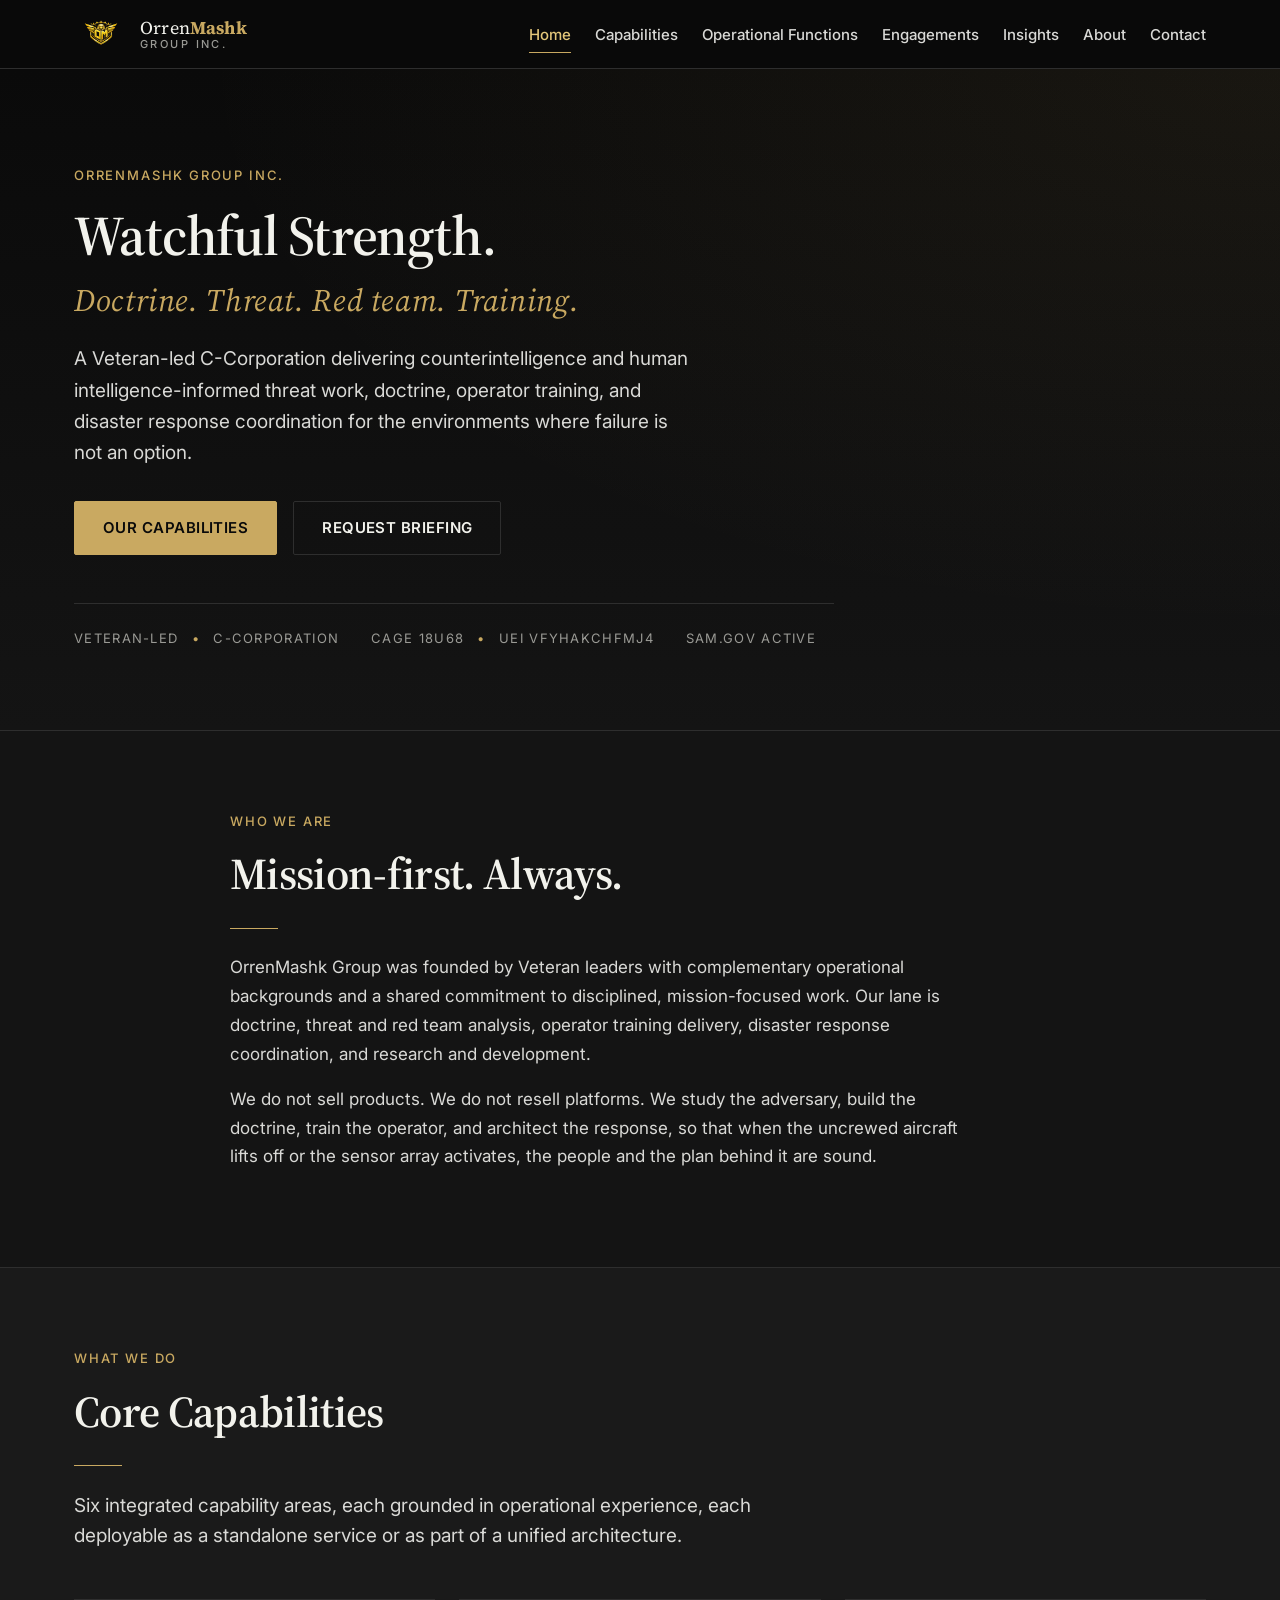
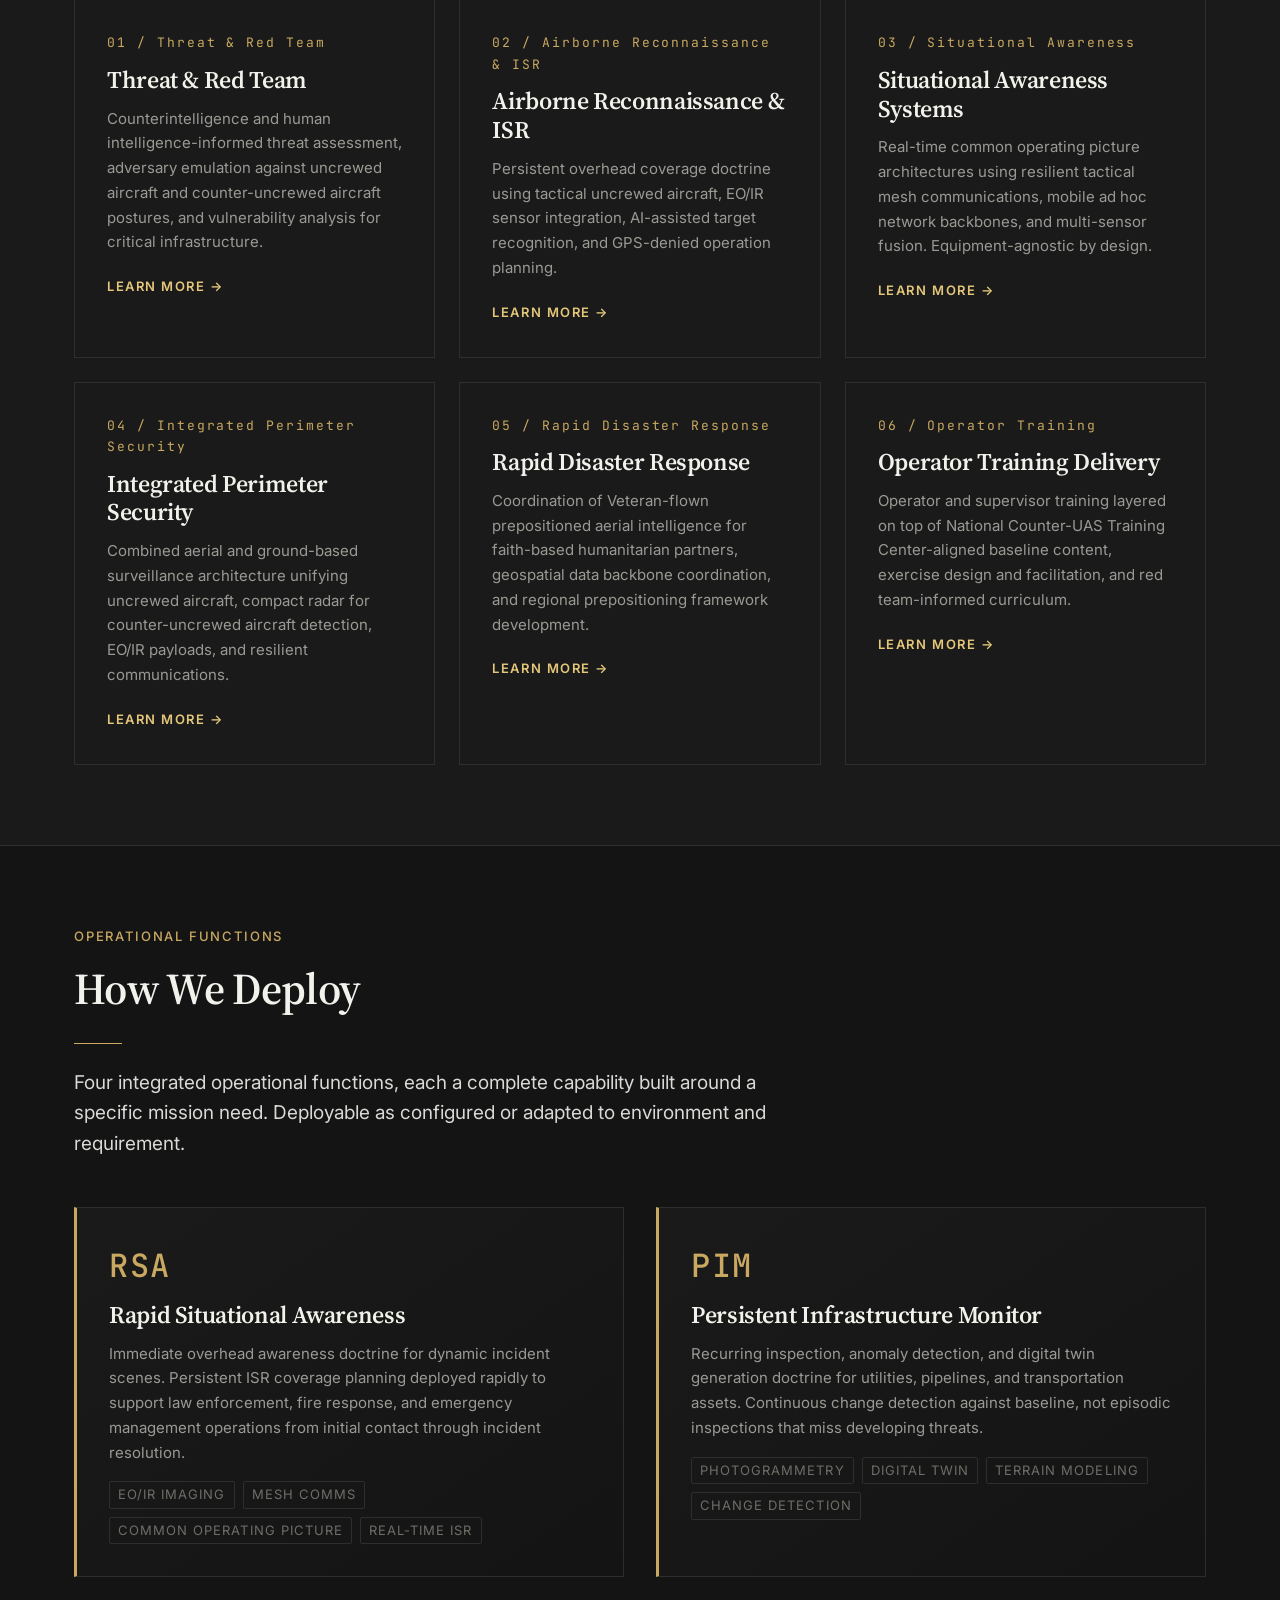
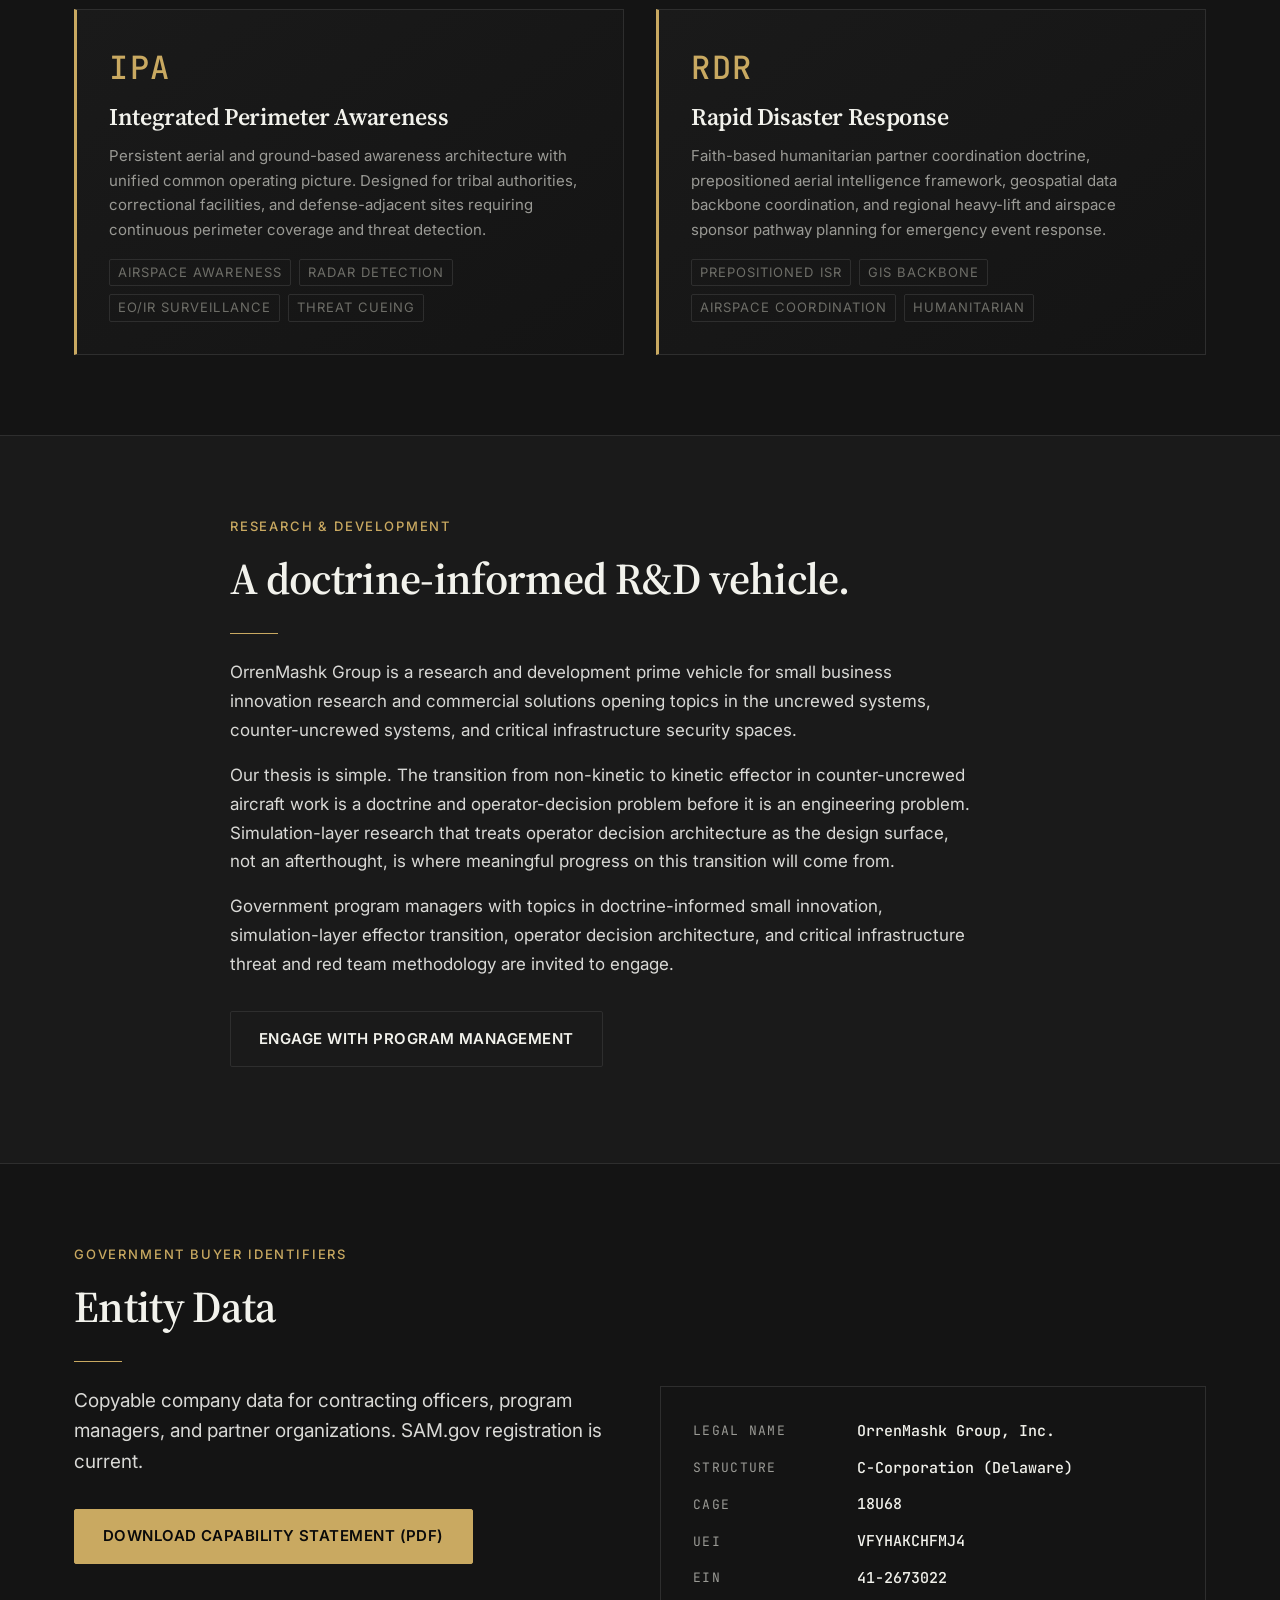
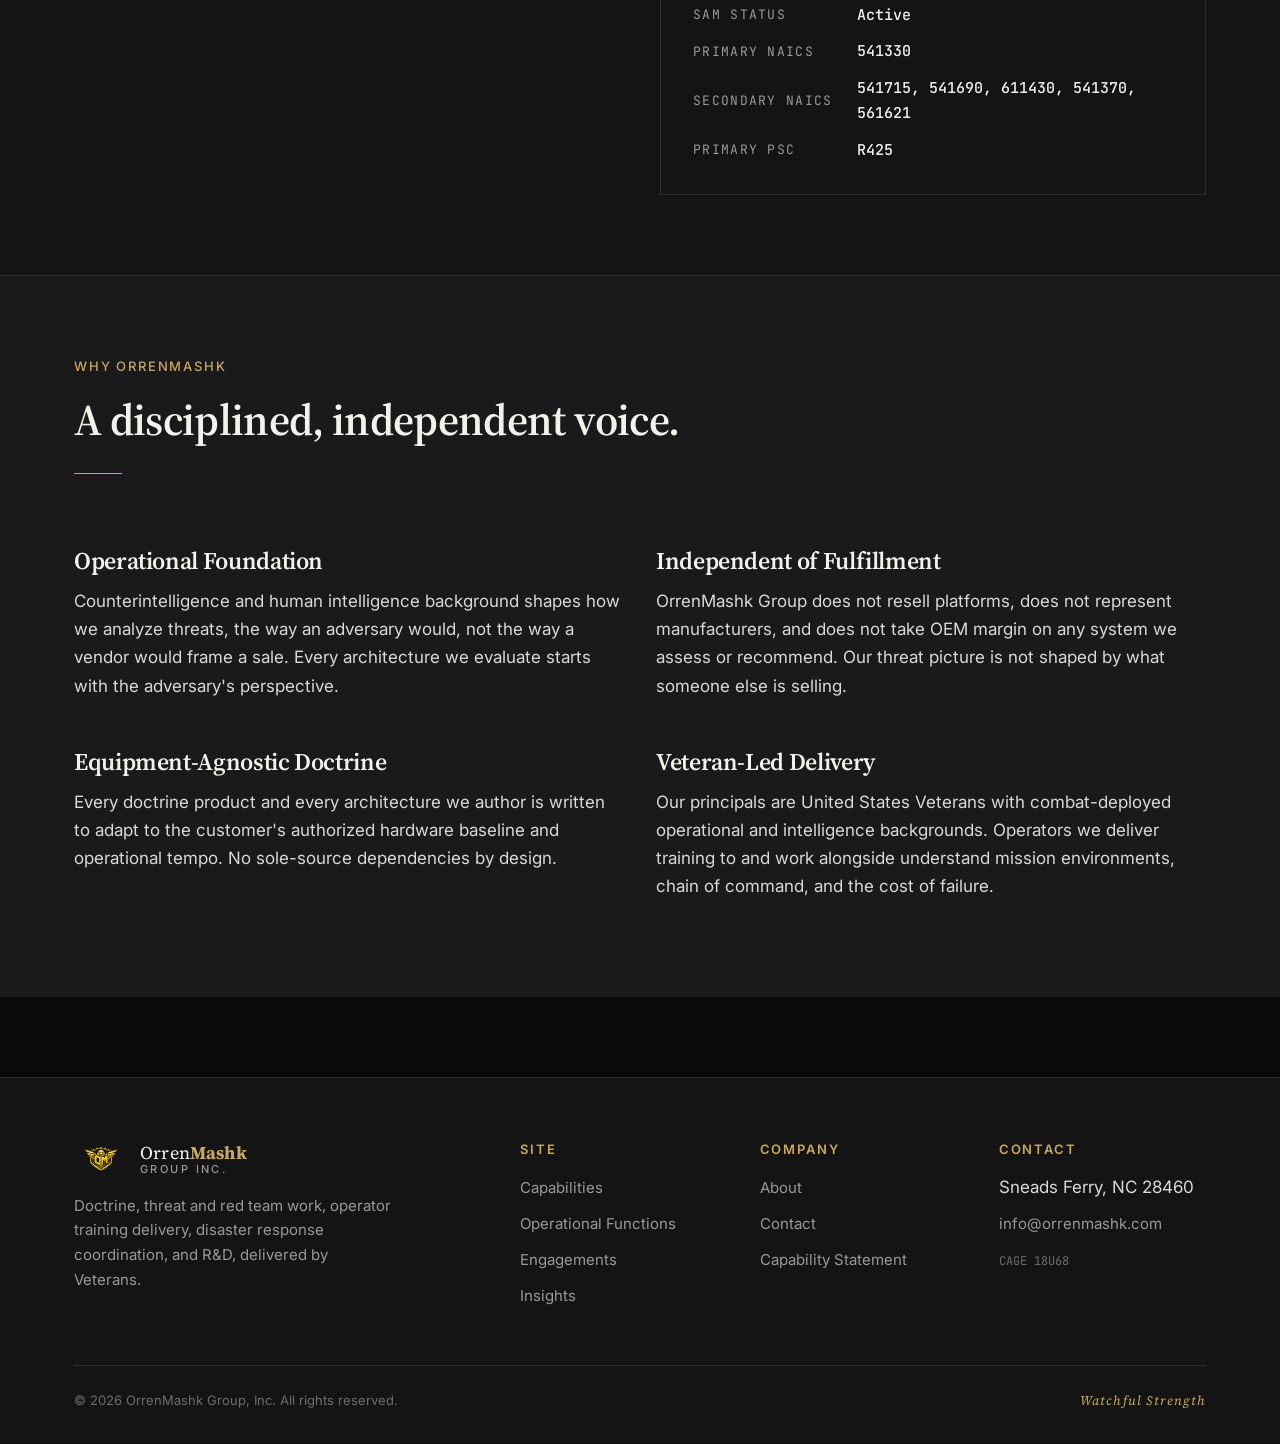
<file: index.html>
<!DOCTYPE html>
<html lang="en">
<head>
<meta charset="UTF-8">
<meta name="viewport" content="width=device-width, initial-scale=1.0">
<title>OrrenMashk Group Inc. | Watchful Strength</title>
<meta name="description" content="OrrenMashk Group Inc. is a Veteran-led C-Corporation providing counterintelligence and human intelligence-informed threat and red team work, doctrine development, operator training delivery, disaster response coordination, and R&amp;D for critical infrastructure and government customers.">
<meta name="theme-color" content="#0A0A0A">
<meta name="robots" content="index,follow">
<link rel="canonical" href="https://orrenmashk.com/">

<!-- Open Graph -->
<meta property="og:title" content="OrrenMashk Group Inc. | Watchful Strength">
<meta property="og:description" content="Veteran-led threat and red team, doctrine, disaster response coordination, and R&amp;D for critical infrastructure and government customers.">
<meta property="og:type" content="website">
<meta property="og:url" content="https://orrenmashk.com/">
<meta property="og:image" content="https://orrenmashk.com/images/logo-primary.png">

<!-- Fonts (self-hostable in production; CDN acceptable for staging) -->
<link rel="preconnect" href="https://fonts.googleapis.com">
<link rel="preconnect" href="https://fonts.gstatic.com" crossorigin>
<link href="https://fonts.googleapis.com/css2?family=Source+Serif+4:ital,opsz,wght@0,8..60,400;0,8..60,600;0,8..60,700;1,8..60,400&family=Inter:wght@400;500;600;700&family=JetBrains+Mono:wght@400;500&display=swap" rel="stylesheet">

<link rel="stylesheet" href="/css/main.css">

<!-- Favicons -->
<link rel="icon" type="image/x-icon" href="/favicon.ico">
<link rel="icon" type="image/png" sizes="16x16" href="/favicons/favicon-16x16.png">
<link rel="icon" type="image/png" sizes="32x32" href="/favicons/favicon-32x32.png">
<link rel="icon" type="image/png" sizes="48x48" href="/favicons/favicon-48x48.png">
<link rel="icon" type="image/png" sizes="96x96" href="/favicons/favicon-96x96.png">
<link rel="icon" type="image/png" sizes="192x192" href="/favicons/favicon-192x192.png">
<link rel="apple-touch-icon" sizes="180x180" href="/favicons/apple-touch-icon.png">
<link rel="manifest" href="/favicons/site.webmanifest">

<!-- Schema.org structured data -->
<script type="application/ld+json">
{
  "@context": "https://schema.org",
  "@type": "Organization",
  "name": "OrrenMashk Group Inc.",
  "legalName": "OrrenMashk Group, Inc.",
  "url": "https://orrenmashk.com",
  "logo": "https://orrenmashk.com/images/logo-primary.png",
  "description": "Veteran-led threat and red team, doctrine, operator training delivery, disaster response coordination, and R&D for critical infrastructure and government customers.",
  "foundingDate": "2025",
  "address": {
    "@type": "PostalAddress",
    "addressLocality": "Sneads Ferry",
    "addressRegion": "NC",
    "postalCode": "28460",
    "addressCountry": "US"
  },
  "identifier": [
    {"@type": "PropertyValue", "propertyID": "CAGE", "value": "18U68"},
    {"@type": "PropertyValue", "propertyID": "UEI", "value": "VFYHAKCHFMJ4"},
    {"@type": "PropertyValue", "propertyID": "EIN", "value": "41-2673022"}
  ]
}
</script>
</head>
<body>

<a href="#main" class="skip-link">Skip to main content</a>

<header class="site-header" role="banner">
  <div class="container">
    <div class="nav-row">
      <a href="/" class="nav-brand" aria-label="OrrenMashk Group home">
        <img src="/images/logo-shield.png" alt="" width="36" height="36">
        <span class="brand-mark-text">
          <span class="orren">Orren</span><span class="mashk">Mashk</span>
          <span class="group">Group Inc.</span>
        </span>
      </a>
      <button class="nav-toggle" type="button" aria-label="Toggle navigation menu">Menu</button>
      <nav aria-label="Primary">
        <ul class="nav-links">
          <li><a href="/" aria-current="page">Home</a></li>
          <li><a href="/pages/capabilities.html">Capabilities</a></li>
          <li><a href="/pages/operational-functions.html">Operational Functions</a></li>
          <li><a href="/pages/engagements.html">Engagements</a></li>
          <li><a href="/pages/insights.html">Insights</a></li>
          <li><a href="/pages/about.html">About</a></li>
          <li><a href="/pages/contact.html">Contact</a></li>
        </ul>
      </nav>
    </div>
  </div>
</header>

<main id="main">

  <!-- HERO -->
  <section class="hero" aria-labelledby="hero-heading">
    <div class="container">
      <div class="hero-content">
        <span class="eyebrow">OrrenMashk Group Inc.</span>
        <h1 id="hero-heading">
          Watchful Strength.
          <span class="tagline">Doctrine. Threat. Red team. Training.</span>
        </h1>
        <p class="hero-sub">
          A Veteran-led C-Corporation delivering counterintelligence and human intelligence-informed threat work, doctrine, operator training, and disaster response coordination for the environments where failure is not an option.
        </p>
        <div class="hero-ctas">
          <a href="/pages/capabilities.html" class="btn btn-primary">Our Capabilities</a>
          <a href="/pages/contact.html" class="btn btn-secondary">Request Briefing</a>
        </div>
        <div class="hero-meta">
          <span>Veteran-Led <span class="dot">•</span> C-Corporation</span>
          <span>CAGE 18U68 <span class="dot">•</span> UEI VFYHAKCHFMJ4</span>
          <span>SAM.gov Active</span>
        </div>
      </div>
    </div>
  </section>

  <!-- MISSION -->
  <section class="section-ink" aria-labelledby="mission-heading">
    <div class="container">
      <div class="container-narrow" style="padding: 0;">
        <span class="eyebrow">Who We Are</span>
        <h2 id="mission-heading">Mission-first. Always.</h2>
        <span class="gold-rule" aria-hidden="true"></span>
        <div class="prose">
          <p class="lead">
            OrrenMashk Group was founded by Veteran leaders with complementary operational backgrounds and a shared commitment to disciplined, mission-focused work. Our lane is doctrine, threat and red team analysis, operator training delivery, disaster response coordination, and research and development.
          </p>
          <p>
            We do not sell products. We do not resell platforms. We study the adversary, build the doctrine, train the operator, and architect the response, so that when the uncrewed aircraft lifts off or the sensor array activates, the people and the plan behind it are sound.
          </p>
        </div>
      </div>
    </div>
  </section>

  <!-- CORE CAPABILITIES -->
  <section class="section-panel" aria-labelledby="capabilities-heading">
    <div class="container">
      <span class="eyebrow">What We Do</span>
      <h2 id="capabilities-heading">Core Capabilities</h2>
      <span class="gold-rule" aria-hidden="true"></span>
      <p class="lead" style="max-width: 740px; margin-bottom: 3rem;">
        Six integrated capability areas, each grounded in operational experience, each deployable as a standalone service or as part of a unified architecture.
      </p>

      <div class="grid-3">
        <article class="cap-tile">
          <span class="cap-num">01 / Threat &amp; Red Team</span>
          <h3>Threat &amp; Red Team</h3>
          <p>Counterintelligence and human intelligence-informed threat assessment, adversary emulation against uncrewed aircraft and counter-uncrewed aircraft postures, and vulnerability analysis for critical infrastructure.</p>
          <a href="/pages/threat-red-team.html" class="cap-link">Learn More &rarr;</a>
        </article>

        <article class="cap-tile">
          <span class="cap-num">02 / Airborne Reconnaissance &amp; ISR</span>
          <h3>Airborne Reconnaissance &amp; ISR</h3>
          <p>Persistent overhead coverage doctrine using tactical uncrewed aircraft, EO/IR sensor integration, AI-assisted target recognition, and GPS-denied operation planning.</p>
          <a href="/pages/capabilities.html#isr" class="cap-link">Learn More &rarr;</a>
        </article>

        <article class="cap-tile">
          <span class="cap-num">03 / Situational Awareness</span>
          <h3>Situational Awareness Systems</h3>
          <p>Real-time common operating picture architectures using resilient tactical mesh communications, mobile ad hoc network backbones, and multi-sensor fusion. Equipment-agnostic by design.</p>
          <a href="/pages/capabilities.html#sa" class="cap-link">Learn More &rarr;</a>
        </article>

        <article class="cap-tile">
          <span class="cap-num">04 / Integrated Perimeter Security</span>
          <h3>Integrated Perimeter Security</h3>
          <p>Combined aerial and ground-based surveillance architecture unifying uncrewed aircraft, compact radar for counter-uncrewed aircraft detection, EO/IR payloads, and resilient communications.</p>
          <a href="/pages/capabilities.html#perimeter" class="cap-link">Learn More &rarr;</a>
        </article>

        <article class="cap-tile">
          <span class="cap-num">05 / Rapid Disaster Response</span>
          <h3>Rapid Disaster Response</h3>
          <p>Coordination of Veteran-flown prepositioned aerial intelligence for faith-based humanitarian partners, geospatial data backbone coordination, and regional prepositioning framework development.</p>
          <a href="/pages/capabilities.html#rdr" class="cap-link">Learn More &rarr;</a>
        </article>

        <article class="cap-tile">
          <span class="cap-num">06 / Operator Training</span>
          <h3>Operator Training Delivery</h3>
          <p>Operator and supervisor training layered on top of National Counter-UAS Training Center-aligned baseline content, exercise design and facilitation, and red team-informed curriculum.</p>
          <a href="/pages/capabilities.html#training" class="cap-link">Learn More &rarr;</a>
        </article>
      </div>
    </div>
  </section>

  <!-- OPERATIONAL FUNCTIONS -->
  <section class="section-ink" aria-labelledby="ops-heading">
    <div class="container">
      <span class="eyebrow">Operational Functions</span>
      <h2 id="ops-heading">How We Deploy</h2>
      <span class="gold-rule" aria-hidden="true"></span>
      <p class="lead" style="max-width: 740px; margin-bottom: 3rem;">
        Four integrated operational functions, each a complete capability built around a specific mission need. Deployable as configured or adapted to environment and requirement.
      </p>

      <div class="grid-2">
        <article class="func-card">
          <span class="func-abbr">RSA</span>
          <h3>Rapid Situational Awareness</h3>
          <p>Immediate overhead awareness doctrine for dynamic incident scenes. Persistent ISR coverage planning deployed rapidly to support law enforcement, fire response, and emergency management operations from initial contact through incident resolution.</p>
          <div class="tags">
            <span class="tag">EO/IR Imaging</span>
            <span class="tag">Mesh Comms</span>
            <span class="tag">Common Operating Picture</span>
            <span class="tag">Real-Time ISR</span>
          </div>
        </article>

        <article class="func-card">
          <span class="func-abbr">PIM</span>
          <h3>Persistent Infrastructure Monitor</h3>
          <p>Recurring inspection, anomaly detection, and digital twin generation doctrine for utilities, pipelines, and transportation assets. Continuous change detection against baseline, not episodic inspections that miss developing threats.</p>
          <div class="tags">
            <span class="tag">Photogrammetry</span>
            <span class="tag">Digital Twin</span>
            <span class="tag">Terrain Modeling</span>
            <span class="tag">Change Detection</span>
          </div>
        </article>

        <article class="func-card">
          <span class="func-abbr">IPA</span>
          <h3>Integrated Perimeter Awareness</h3>
          <p>Persistent aerial and ground-based awareness architecture with unified common operating picture. Designed for tribal authorities, correctional facilities, and defense-adjacent sites requiring continuous perimeter coverage and threat detection.</p>
          <div class="tags">
            <span class="tag">Airspace Awareness</span>
            <span class="tag">Radar Detection</span>
            <span class="tag">EO/IR Surveillance</span>
            <span class="tag">Threat Cueing</span>
          </div>
        </article>

        <article class="func-card">
          <span class="func-abbr">RDR</span>
          <h3>Rapid Disaster Response</h3>
          <p>Faith-based humanitarian partner coordination doctrine, prepositioned aerial intelligence framework, geospatial data backbone coordination, and regional heavy-lift and airspace sponsor pathway planning for emergency event response.</p>
          <div class="tags">
            <span class="tag">Prepositioned ISR</span>
            <span class="tag">GIS Backbone</span>
            <span class="tag">Airspace Coordination</span>
            <span class="tag">Humanitarian</span>
          </div>
        </article>
      </div>
    </div>
  </section>

  <!-- R&D / SBIR -->
  <section class="section-panel" aria-labelledby="rd-heading">
    <div class="container">
      <div class="container-narrow" style="padding: 0;">
        <span class="eyebrow">Research &amp; Development</span>
        <h2 id="rd-heading">A doctrine-informed R&amp;D vehicle.</h2>
        <span class="gold-rule" aria-hidden="true"></span>
        <div class="prose">
          <p class="lead">
            OrrenMashk Group is a research and development prime vehicle for small business innovation research and commercial solutions opening topics in the uncrewed systems, counter-uncrewed systems, and critical infrastructure security spaces.
          </p>
          <p>
            Our thesis is simple. The transition from non-kinetic to kinetic effector in counter-uncrewed aircraft work is a doctrine and operator-decision problem before it is an engineering problem. Simulation-layer research that treats operator decision architecture as the design surface, not an afterthought, is where meaningful progress on this transition will come from.
          </p>
          <p>
            Government program managers with topics in doctrine-informed small innovation, simulation-layer effector transition, operator decision architecture, and critical infrastructure threat and red team methodology are invited to engage.
          </p>
          <p style="margin-top: 2rem;">
            <a href="/pages/contact.html" class="btn btn-secondary">Engage With Program Management</a>
          </p>
        </div>
      </div>
    </div>
  </section>

  <!-- IDENTIFIERS -->
  <section class="section-ink" aria-labelledby="id-heading">
    <div class="container">
      <span class="eyebrow">Government Buyer Identifiers</span>
      <h2 id="id-heading">Entity Data</h2>
      <span class="gold-rule" aria-hidden="true"></span>

      <div class="grid-2" style="align-items: start; gap: 2.5rem;">
        <div>
          <p class="lead" style="margin-bottom: 2rem;">
            Copyable company data for contracting officers, program managers, and partner organizations. SAM.gov registration is current.
          </p>
          <p>
            <a href="/assets/OrrenMashk_Capability_Statement.pdf" class="btn btn-primary">Download Capability Statement (PDF)</a>
          </p>
        </div>

        <aside class="id-panel" aria-label="Company identifiers">
          <dl>
            <dt>Legal Name</dt>
            <dd class="copyable">OrrenMashk Group, Inc.</dd>
            <dt>Structure</dt>
            <dd>C-Corporation (Delaware)</dd>
            <dt>CAGE</dt>
            <dd class="copyable">18U68</dd>
            <dt>UEI</dt>
            <dd class="copyable">VFYHAKCHFMJ4</dd>
            <dt>EIN</dt>
            <dd class="copyable">41-2673022</dd>
            <dt>SAM Status</dt>
            <dd>Active</dd>
            <dt>Primary NAICS</dt>
            <dd class="copyable">541330</dd>
            <dt>Secondary NAICS</dt>
            <dd class="copyable">541715, 541690, 611430, 541370, 561621</dd>
            <dt>Primary PSC</dt>
            <dd class="copyable">R425</dd>
          </dl>
        </aside>
      </div>
    </div>
  </section>

  <!-- WHY ORRENMASHK -->
  <section class="section-panel" aria-labelledby="why-heading">
    <div class="container">
      <span class="eyebrow">Why OrrenMashk</span>
      <h2 id="why-heading">A disciplined, independent voice.</h2>
      <span class="gold-rule" aria-hidden="true"></span>

      <div class="grid-2" style="margin-top: 3rem;">
        <article>
          <h4>Operational Foundation</h4>
          <p>Counterintelligence and human intelligence background shapes how we analyze threats, the way an adversary would, not the way a vendor would frame a sale. Every architecture we evaluate starts with the adversary's perspective.</p>
        </article>
        <article>
          <h4>Independent of Fulfillment</h4>
          <p>OrrenMashk Group does not resell platforms, does not represent manufacturers, and does not take OEM margin on any system we assess or recommend. Our threat picture is not shaped by what someone else is selling.</p>
        </article>
        <article>
          <h4>Equipment-Agnostic Doctrine</h4>
          <p>Every doctrine product and every architecture we author is written to adapt to the customer's authorized hardware baseline and operational tempo. No sole-source dependencies by design.</p>
        </article>
        <article>
          <h4>Veteran-Led Delivery</h4>
          <p>Our principals are United States Veterans with combat-deployed operational and intelligence backgrounds. Operators we deliver training to and work alongside understand mission environments, chain of command, and the cost of failure.</p>
        </article>
      </div>
    </div>
  </section>

</main>

<footer class="site-footer" role="contentinfo">
  <div class="container">
    <div class="footer-grid">
      <div class="footer-brand">
        <a href="/" class="nav-brand" aria-label="OrrenMashk Group home" style="margin-bottom: 1rem;">
          <img src="/images/logo-shield.png" alt="" width="36" height="36">
          <span class="brand-mark-text">
            <span class="orren">Orren</span><span class="mashk">Mashk</span>
            <span class="group">Group Inc.</span>
          </span>
        </a>
        <p>Doctrine, threat and red team work, operator training delivery, disaster response coordination, and R&amp;D, delivered by Veterans.</p>
      </div>
      <div class="footer-col">
        <h4>Site</h4>
        <ul>
          <li><a href="/pages/capabilities.html">Capabilities</a></li>
          <li><a href="/pages/operational-functions.html">Operational Functions</a></li>
          <li><a href="/pages/engagements.html">Engagements</a></li>
          <li><a href="/pages/insights.html">Insights</a></li>
        </ul>
      </div>
      <div class="footer-col">
        <h4>Company</h4>
        <ul>
          <li><a href="/pages/about.html">About</a></li>
          <li><a href="/pages/contact.html">Contact</a></li>
          <li><a href="/assets/OrrenMashk_Capability_Statement.pdf">Capability Statement</a></li>
        </ul>
      </div>
      <div class="footer-col">
        <h4>Contact</h4>
        <ul>
          <li>Sneads Ferry, NC 28460</li>
          <li><a href="mailto:info@orrenmashk.com">info@orrenmashk.com</a></li>
          <li><span class="mono" style="color: var(--om-text-dim); font-size: 0.75rem;">CAGE 18U68</span></li>
        </ul>
      </div>
    </div>
    <div class="footer-bottom">
      <span>&copy; 2026 OrrenMashk Group, Inc. All rights reserved.</span>
      <span class="watchful">Watchful Strength</span>
    </div>
  </div>
</footer>

<script src="/js/nav.js" defer></script>
</body>
</html>
</file>
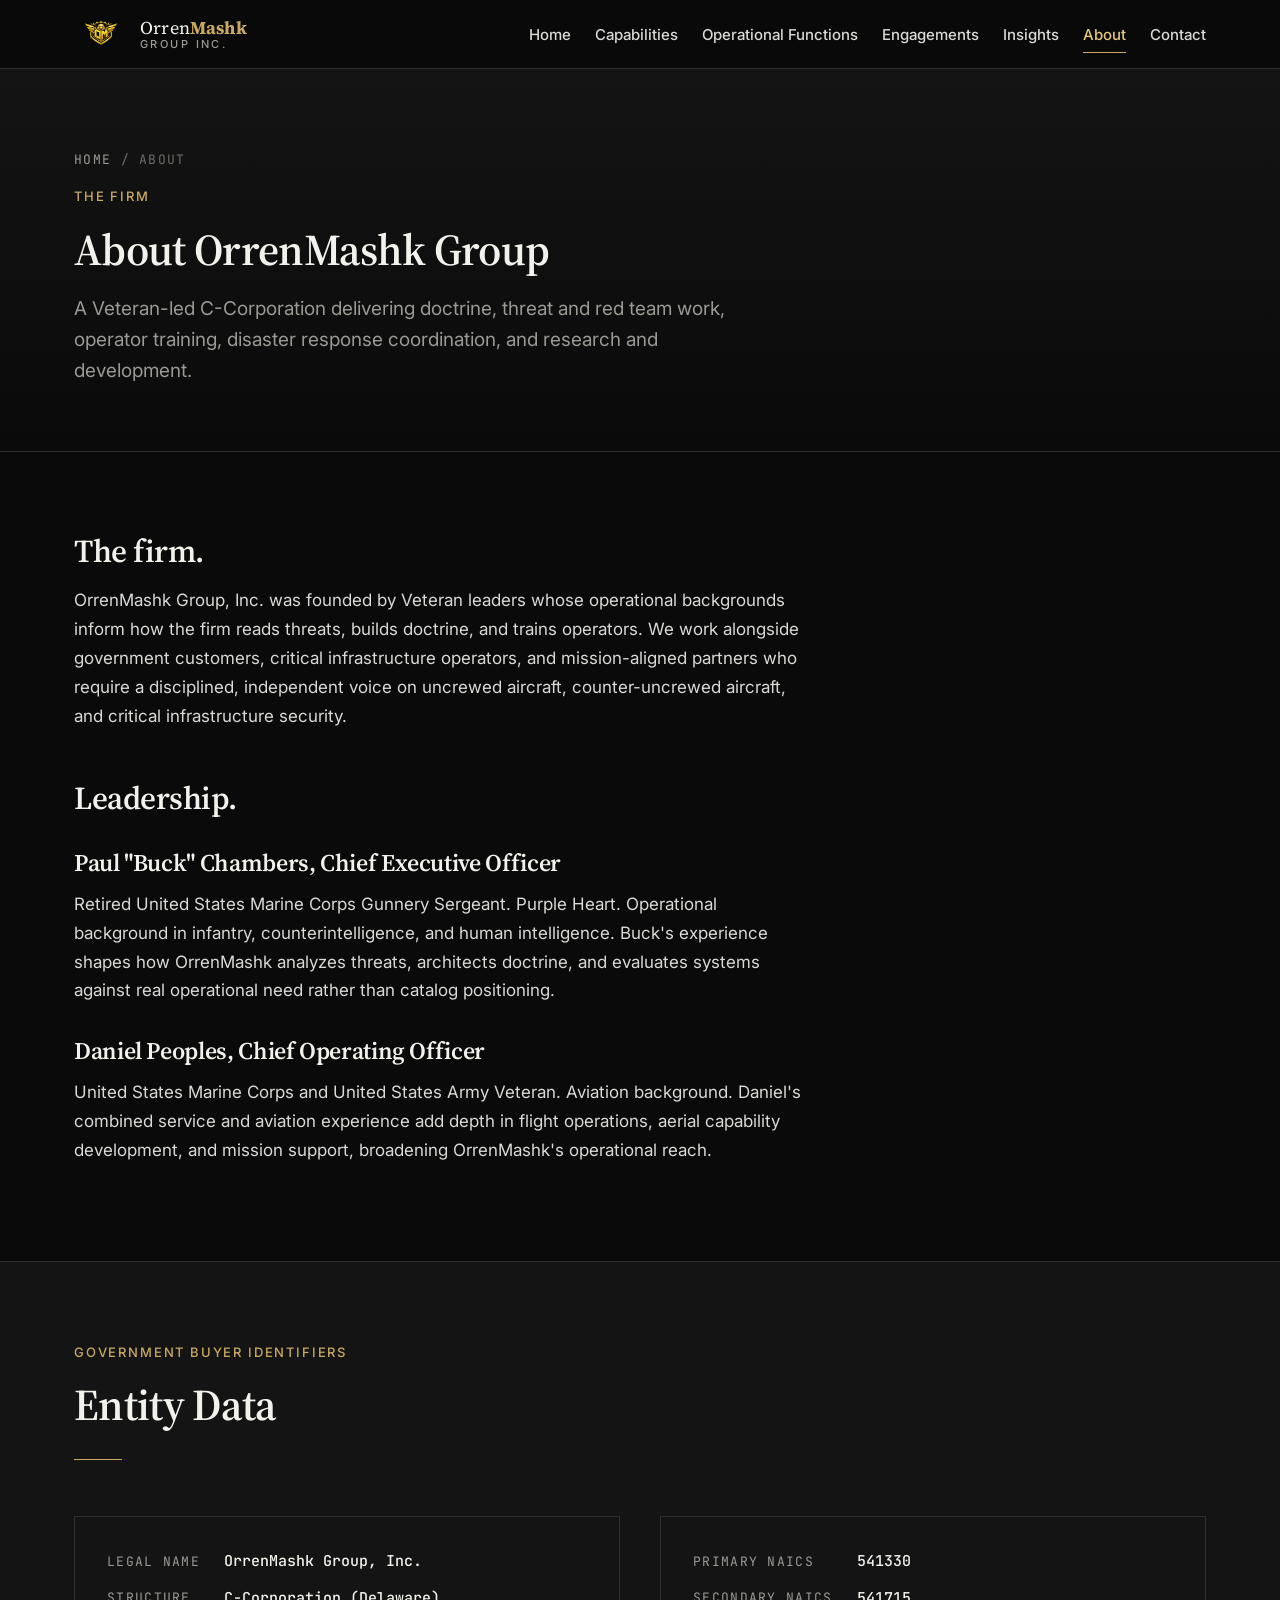
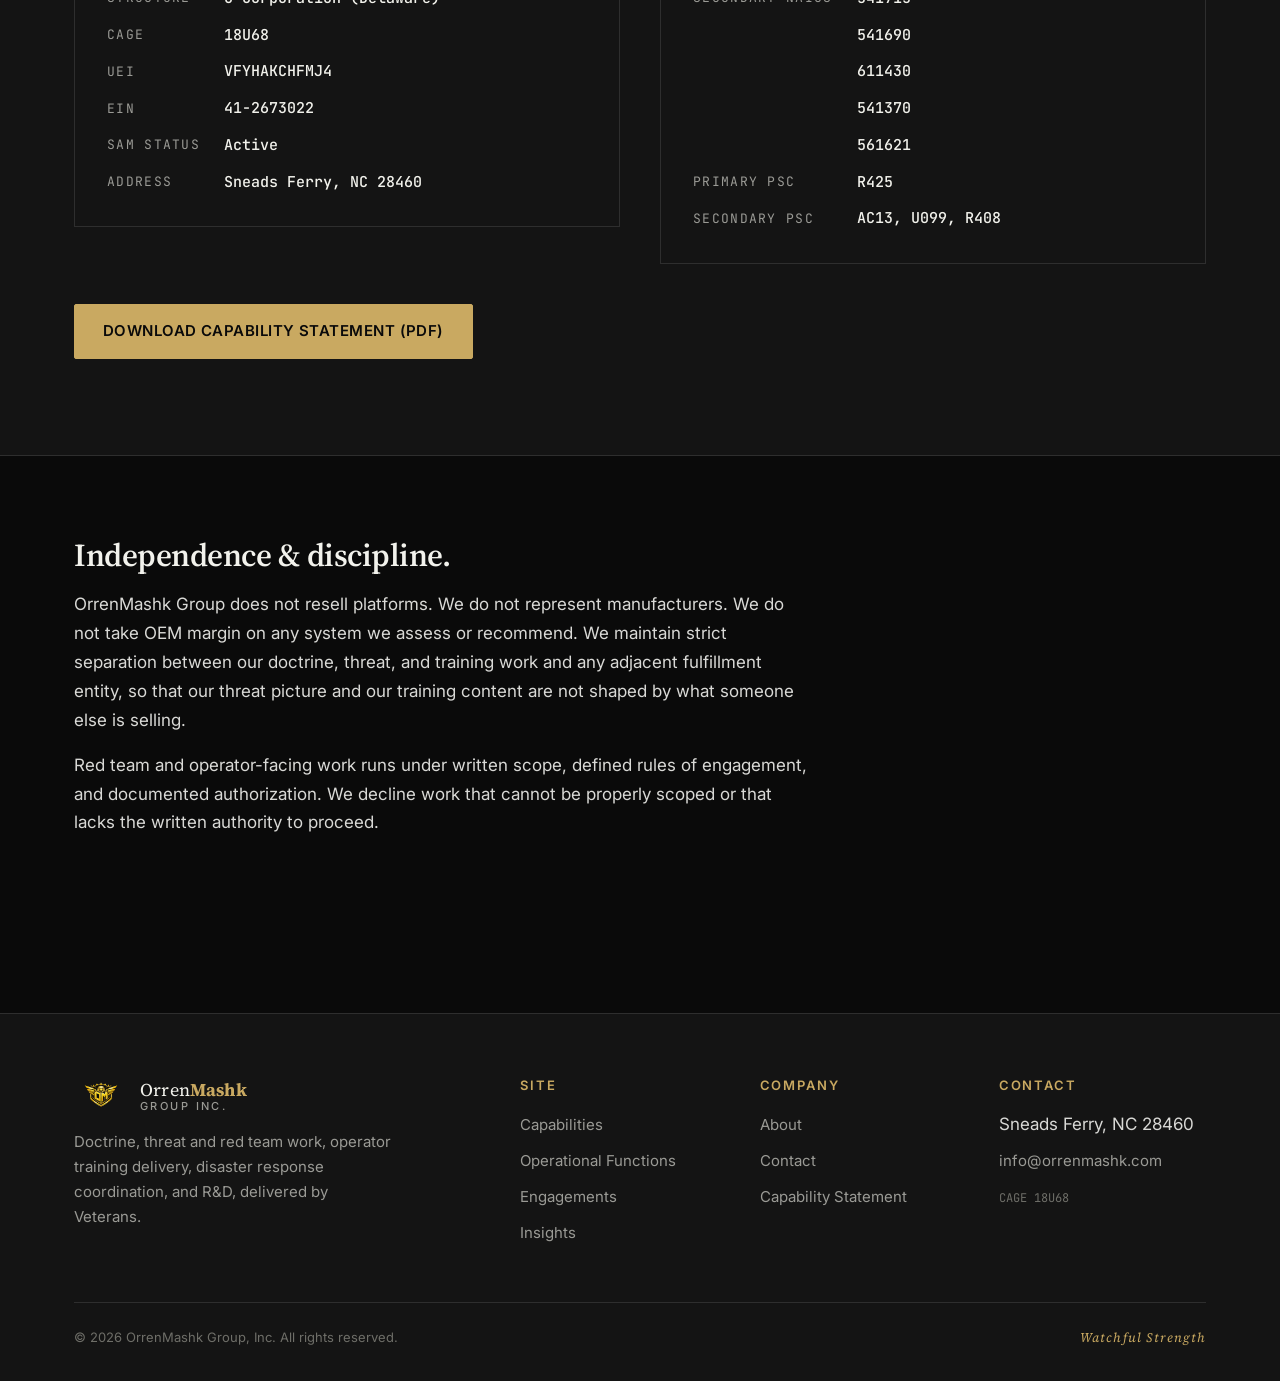
<file: pages/about.html>
<!DOCTYPE html>
<html lang="en">
<head>
<meta charset="UTF-8">
<meta name="viewport" content="width=device-width, initial-scale=1.0">
<title>About | OrrenMashk Group Inc.</title>
<meta name="description" content="OrrenMashk Group leadership, company data, and government buyer identifiers. Veteran-led C-Corporation; CAGE 18U68; UEI VFYHAKCHFMJ4.">
<meta name="theme-color" content="#0A0A0A">
<link rel="canonical" href="https://orrenmashk.com/pages/about.html">
<link rel="preconnect" href="https://fonts.googleapis.com">
<link rel="preconnect" href="https://fonts.gstatic.com" crossorigin>
<link href="https://fonts.googleapis.com/css2?family=Source+Serif+4:ital,opsz,wght@0,8..60,400;0,8..60,600;0,8..60,700;1,8..60,400&family=Inter:wght@400;500;600;700&family=JetBrains+Mono:wght@400;500&display=swap" rel="stylesheet">
<link rel="stylesheet" href="/css/main.css">
</head>
<body>

<a href="#main" class="skip-link">Skip to main content</a>

<header class="site-header" role="banner">
  <div class="container">
    <div class="nav-row">
      <a href="/" class="nav-brand" aria-label="OrrenMashk Group home">
        <img src="/images/logo-shield.png" alt="" width="36" height="36">
        <span class="brand-mark-text">
          <span class="orren">Orren</span><span class="mashk">Mashk</span>
          <span class="group">Group Inc.</span>
        </span>
      </a>
      <button class="nav-toggle" type="button" aria-label="Toggle navigation menu">Menu</button>
      <nav aria-label="Primary">
        <ul class="nav-links">
          <li><a href="/">Home</a></li>
          <li><a href="/pages/capabilities.html">Capabilities</a></li>
          <li><a href="/pages/operational-functions.html">Operational Functions</a></li>
          <li><a href="/pages/engagements.html">Engagements</a></li>
          <li><a href="/pages/insights.html">Insights</a></li>
          <li><a href="/pages/about.html" aria-current="page">About</a></li>
          <li><a href="/pages/contact.html">Contact</a></li>
        </ul>
      </nav>
    </div>
  </div>
</header>

<main id="main">

  <div class="page-header">
    <div class="container">
      <nav class="breadcrumb" aria-label="Breadcrumb"><a href="/">Home</a> / About</nav>
      <span class="eyebrow">The Firm</span>
      <h1>About OrrenMashk Group</h1>
      <p class="page-sub">
        A Veteran-led C-Corporation delivering doctrine, threat and red team work, operator training, disaster response coordination, and research and development.
      </p>
    </div>
  </div>

  <section>
    <div class="container">
      <div class="prose">
        <h2>The firm.</h2>
        <p class="lead">
          OrrenMashk Group, Inc. was founded by Veteran leaders whose operational backgrounds inform how the firm reads threats, builds doctrine, and trains operators. We work alongside government customers, critical infrastructure operators, and mission-aligned partners who require a disciplined, independent voice on uncrewed aircraft, counter-uncrewed aircraft, and critical infrastructure security.
        </p>

        <h2>Leadership.</h2>

        <h3>Paul "Buck" Chambers, Chief Executive Officer</h3>
        <p>
          Retired United States Marine Corps Gunnery Sergeant. Purple Heart. Operational background in infantry, counterintelligence, and human intelligence. Buck's experience shapes how OrrenMashk analyzes threats, architects doctrine, and evaluates systems against real operational need rather than catalog positioning.
        </p>

        <h3>Daniel Peoples, Chief Operating Officer</h3>
        <p>
          United States Marine Corps and United States Army Veteran. Aviation background. Daniel's combined service and aviation experience add depth in flight operations, aerial capability development, and mission support, broadening OrrenMashk's operational reach.
        </p>
      </div>
    </div>
  </section>

  <section class="section-ink">
    <div class="container">
      <span class="eyebrow">Government Buyer Identifiers</span>
      <h2>Entity Data</h2>
      <span class="gold-rule" aria-hidden="true"></span>

      <div class="grid-2" style="align-items: start; gap: 2.5rem; margin-top: 2rem;">
        <aside class="id-panel" aria-label="Company identifiers">
          <dl>
            <dt>Legal Name</dt><dd class="copyable">OrrenMashk Group, Inc.</dd>
            <dt>Structure</dt><dd>C-Corporation (Delaware)</dd>
            <dt>CAGE</dt><dd class="copyable">18U68</dd>
            <dt>UEI</dt><dd class="copyable">VFYHAKCHFMJ4</dd>
            <dt>EIN</dt><dd class="copyable">41-2673022</dd>
            <dt>SAM Status</dt><dd>Active</dd>
            <dt>Address</dt><dd>Sneads Ferry, NC 28460</dd>
          </dl>
        </aside>

        <aside class="id-panel" aria-label="NAICS and PSC codes">
          <dl>
            <dt>Primary NAICS</dt><dd class="copyable">541330</dd>
            <dt>Secondary NAICS</dt><dd class="copyable">541715</dd>
            <dt></dt><dd class="copyable">541690</dd>
            <dt></dt><dd class="copyable">611430</dd>
            <dt></dt><dd class="copyable">541370</dd>
            <dt></dt><dd class="copyable">561621</dd>
            <dt>Primary PSC</dt><dd class="copyable">R425</dd>
            <dt>Secondary PSC</dt><dd class="copyable">AC13, U099, R408</dd>
          </dl>
        </aside>
      </div>

      <p style="margin-top: 2.5rem;">
        <a href="/assets/OrrenMashk_Capability_Statement.pdf" class="btn btn-primary">Download Capability Statement (PDF)</a>
      </p>
    </div>
  </section>

  <section>
    <div class="container">
      <div class="prose">
        <h2>Independence &amp; discipline.</h2>
        <p>
          OrrenMashk Group does not resell platforms. We do not represent manufacturers. We do not take OEM margin on any system we assess or recommend. We maintain strict separation between our doctrine, threat, and training work and any adjacent fulfillment entity, so that our threat picture and our training content are not shaped by what someone else is selling.
        </p>
        <p>
          Red team and operator-facing work runs under written scope, defined rules of engagement, and documented authorization. We decline work that cannot be properly scoped or that lacks the written authority to proceed.
        </p>
      </div>
    </div>
  </section>

</main>

<footer class="site-footer" role="contentinfo">
  <div class="container">
    <div class="footer-grid">
      <div class="footer-brand">
        <a href="/" class="nav-brand" style="margin-bottom: 1rem;">
          <img src="/images/logo-shield.png" alt="" width="36" height="36">
          <span class="brand-mark-text">
            <span class="orren">Orren</span><span class="mashk">Mashk</span>
            <span class="group">Group Inc.</span>
          </span>
        </a>
        <p>Doctrine, threat and red team work, operator training delivery, disaster response coordination, and R&amp;D, delivered by Veterans.</p>
      </div>
      <div class="footer-col"><h4>Site</h4><ul>
        <li><a href="/pages/capabilities.html">Capabilities</a></li>
        <li><a href="/pages/operational-functions.html">Operational Functions</a></li>
        <li><a href="/pages/engagements.html">Engagements</a></li>
        <li><a href="/pages/insights.html">Insights</a></li>
      </ul></div>
      <div class="footer-col"><h4>Company</h4><ul>
        <li><a href="/pages/about.html">About</a></li>
        <li><a href="/pages/contact.html">Contact</a></li>
        <li><a href="/assets/OrrenMashk_Capability_Statement.pdf">Capability Statement</a></li>
      </ul></div>
      <div class="footer-col"><h4>Contact</h4><ul>
        <li>Sneads Ferry, NC 28460</li>
        <li><a href="mailto:info@orrenmashk.com">info@orrenmashk.com</a></li>
        <li><span class="mono" style="color: var(--om-text-dim); font-size: 0.75rem;">CAGE 18U68</span></li>
      </ul></div>
    </div>
    <div class="footer-bottom">
      <span>&copy; 2026 OrrenMashk Group, Inc. All rights reserved.</span>
      <span class="watchful">Watchful Strength</span>
    </div>
  </div>
</footer>

<script src="/js/nav.js" defer></script>
</body>
</html>
</file>
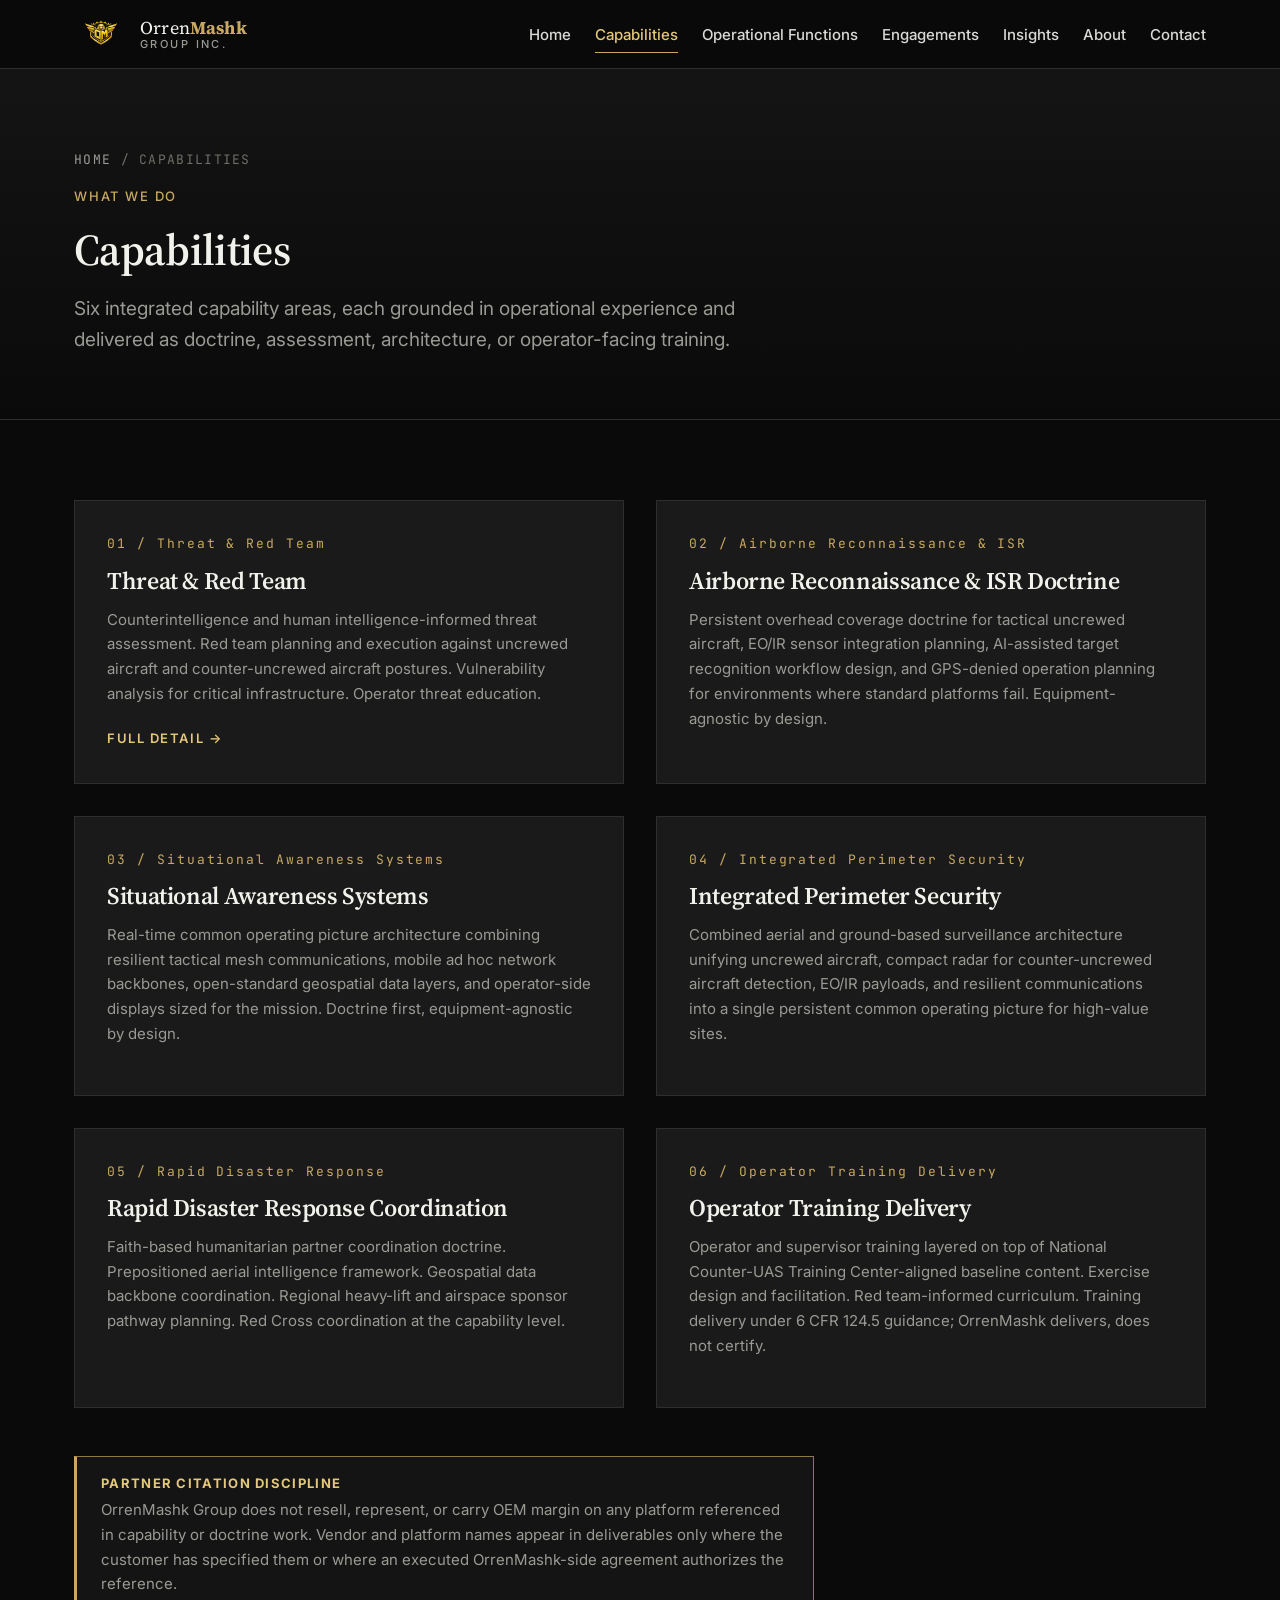
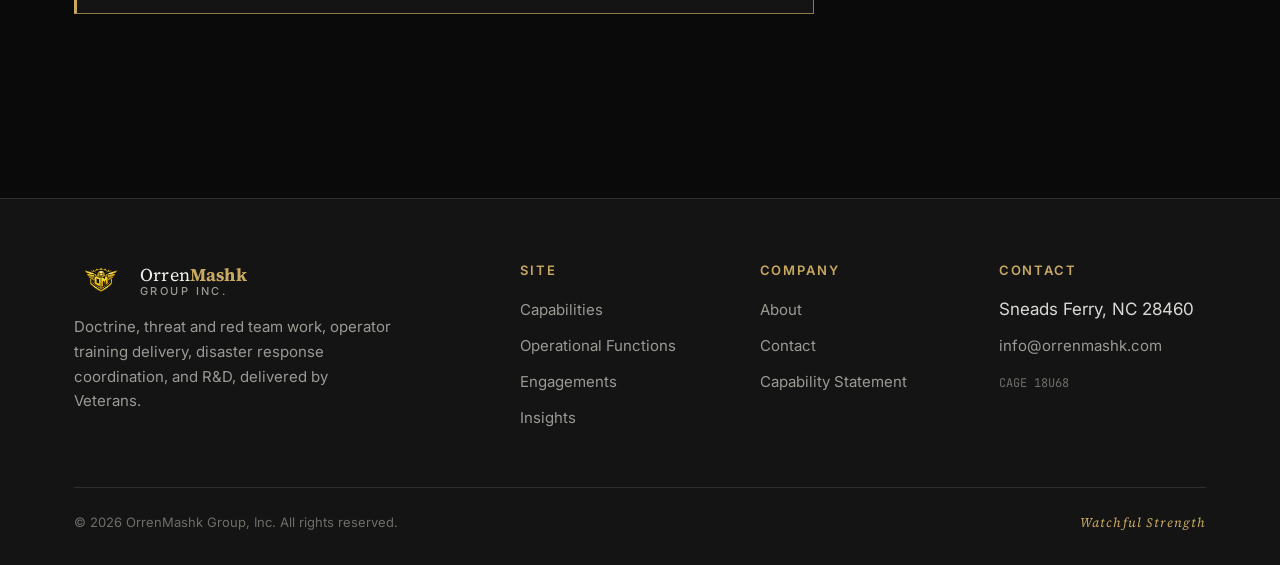
<file: pages/capabilities.html>
<!DOCTYPE html>
<html lang="en">
<head>
<meta charset="UTF-8">
<meta name="viewport" content="width=device-width, initial-scale=1.0">
<title>Capabilities | OrrenMashk Group Inc.</title>
<meta name="description" content="OrrenMashk Group capability areas: threat and red team, airborne reconnaissance and ISR doctrine, situational awareness architecture, integrated perimeter security, rapid disaster response coordination, and operator training delivery.">
<meta name="theme-color" content="#0A0A0A">
<link rel="canonical" href="https://orrenmashk.com/pages/capabilities.html">
<link rel="preconnect" href="https://fonts.googleapis.com">
<link rel="preconnect" href="https://fonts.gstatic.com" crossorigin>
<link href="https://fonts.googleapis.com/css2?family=Source+Serif+4:ital,opsz,wght@0,8..60,400;0,8..60,600;0,8..60,700;1,8..60,400&family=Inter:wght@400;500;600;700&family=JetBrains+Mono:wght@400;500&display=swap" rel="stylesheet">
<link rel="stylesheet" href="/css/main.css">
</head>
<body>

<a href="#main" class="skip-link">Skip to main content</a>

<header class="site-header" role="banner">
  <div class="container">
    <div class="nav-row">
      <a href="/" class="nav-brand" aria-label="OrrenMashk Group home">
        <img src="/images/logo-shield.png" alt="" width="36" height="36">
        <span class="brand-mark-text">
          <span class="orren">Orren</span><span class="mashk">Mashk</span>
          <span class="group">Group Inc.</span>
        </span>
      </a>
      <button class="nav-toggle" type="button" aria-label="Toggle navigation menu">Menu</button>
      <nav aria-label="Primary">
        <ul class="nav-links">
          <li><a href="/">Home</a></li>
          <li><a href="/pages/capabilities.html" aria-current="page">Capabilities</a></li>
          <li><a href="/pages/operational-functions.html">Operational Functions</a></li>
          <li><a href="/pages/engagements.html">Engagements</a></li>
          <li><a href="/pages/insights.html">Insights</a></li>
          <li><a href="/pages/about.html">About</a></li>
          <li><a href="/pages/contact.html">Contact</a></li>
        </ul>
      </nav>
    </div>
  </div>
</header>

<main id="main">

  <div class="page-header">
    <div class="container">
      <nav class="breadcrumb" aria-label="Breadcrumb"><a href="/">Home</a> / Capabilities</nav>
      <span class="eyebrow">What We Do</span>
      <h1>Capabilities</h1>
      <p class="page-sub">
        Six integrated capability areas, each grounded in operational experience and delivered as doctrine, assessment, architecture, or operator-facing training.
      </p>
    </div>
  </div>

  <section>
    <div class="container">
      <div class="grid-2" style="gap: 2rem;">

        <article class="cap-tile" id="threat">
          <span class="cap-num">01 / Threat &amp; Red Team</span>
          <h3>Threat &amp; Red Team</h3>
          <p>Counterintelligence and human intelligence-informed threat assessment. Red team planning and execution against uncrewed aircraft and counter-uncrewed aircraft postures. Vulnerability analysis for critical infrastructure. Operator threat education.</p>
          <a href="/pages/threat-red-team.html" class="cap-link">Full detail &rarr;</a>
        </article>

        <article class="cap-tile" id="isr">
          <span class="cap-num">02 / Airborne Reconnaissance &amp; ISR</span>
          <h3>Airborne Reconnaissance &amp; ISR Doctrine</h3>
          <p>Persistent overhead coverage doctrine for tactical uncrewed aircraft, EO/IR sensor integration planning, AI-assisted target recognition workflow design, and GPS-denied operation planning for environments where standard platforms fail. Equipment-agnostic by design.</p>
        </article>

        <article class="cap-tile" id="sa">
          <span class="cap-num">03 / Situational Awareness Systems</span>
          <h3>Situational Awareness Systems</h3>
          <p>Real-time common operating picture architecture combining resilient tactical mesh communications, mobile ad hoc network backbones, open-standard geospatial data layers, and operator-side displays sized for the mission. Doctrine first, equipment-agnostic by design.</p>
        </article>

        <article class="cap-tile" id="perimeter">
          <span class="cap-num">04 / Integrated Perimeter Security</span>
          <h3>Integrated Perimeter Security</h3>
          <p>Combined aerial and ground-based surveillance architecture unifying uncrewed aircraft, compact radar for counter-uncrewed aircraft detection, EO/IR payloads, and resilient communications into a single persistent common operating picture for high-value sites.</p>
        </article>

        <article class="cap-tile" id="rdr">
          <span class="cap-num">05 / Rapid Disaster Response</span>
          <h3>Rapid Disaster Response Coordination</h3>
          <p>Faith-based humanitarian partner coordination doctrine. Prepositioned aerial intelligence framework. Geospatial data backbone coordination. Regional heavy-lift and airspace sponsor pathway planning. Red Cross coordination at the capability level.</p>
        </article>

        <article class="cap-tile" id="training">
          <span class="cap-num">06 / Operator Training Delivery</span>
          <h3>Operator Training Delivery</h3>
          <p>Operator and supervisor training layered on top of National Counter-UAS Training Center-aligned baseline content. Exercise design and facilitation. Red team-informed curriculum. Training delivery under 6 CFR 124.5 guidance; OrrenMashk delivers, does not certify.</p>
        </article>

      </div>

      <div class="compliance-note" style="margin-top: 3rem; max-width: 740px;">
        <strong>Partner Citation Discipline</strong>
        OrrenMashk Group does not resell, represent, or carry OEM margin on any platform referenced in capability or doctrine work. Vendor and platform names appear in deliverables only where the customer has specified them or where an executed OrrenMashk-side agreement authorizes the reference.
      </div>
    </div>
  </section>

</main>

<footer class="site-footer" role="contentinfo">
  <div class="container">
    <div class="footer-grid">
      <div class="footer-brand">
        <a href="/" class="nav-brand" style="margin-bottom: 1rem;">
          <img src="/images/logo-shield.png" alt="" width="36" height="36">
          <span class="brand-mark-text">
            <span class="orren">Orren</span><span class="mashk">Mashk</span>
            <span class="group">Group Inc.</span>
          </span>
        </a>
        <p>Doctrine, threat and red team work, operator training delivery, disaster response coordination, and R&amp;D, delivered by Veterans.</p>
      </div>
      <div class="footer-col"><h4>Site</h4><ul>
        <li><a href="/pages/capabilities.html">Capabilities</a></li>
        <li><a href="/pages/operational-functions.html">Operational Functions</a></li>
        <li><a href="/pages/engagements.html">Engagements</a></li>
        <li><a href="/pages/insights.html">Insights</a></li>
      </ul></div>
      <div class="footer-col"><h4>Company</h4><ul>
        <li><a href="/pages/about.html">About</a></li>
        <li><a href="/pages/contact.html">Contact</a></li>
        <li><a href="/assets/OrrenMashk_Capability_Statement.pdf">Capability Statement</a></li>
      </ul></div>
      <div class="footer-col"><h4>Contact</h4><ul>
        <li>Sneads Ferry, NC 28460</li>
        <li><a href="mailto:info@orrenmashk.com">info@orrenmashk.com</a></li>
        <li><span class="mono" style="color: var(--om-text-dim); font-size: 0.75rem;">CAGE 18U68</span></li>
      </ul></div>
    </div>
    <div class="footer-bottom">
      <span>&copy; 2026 OrrenMashk Group, Inc. All rights reserved.</span>
      <span class="watchful">Watchful Strength</span>
    </div>
  </div>
</footer>

<script src="/js/nav.js" defer></script>
</body>
</html>
</file>
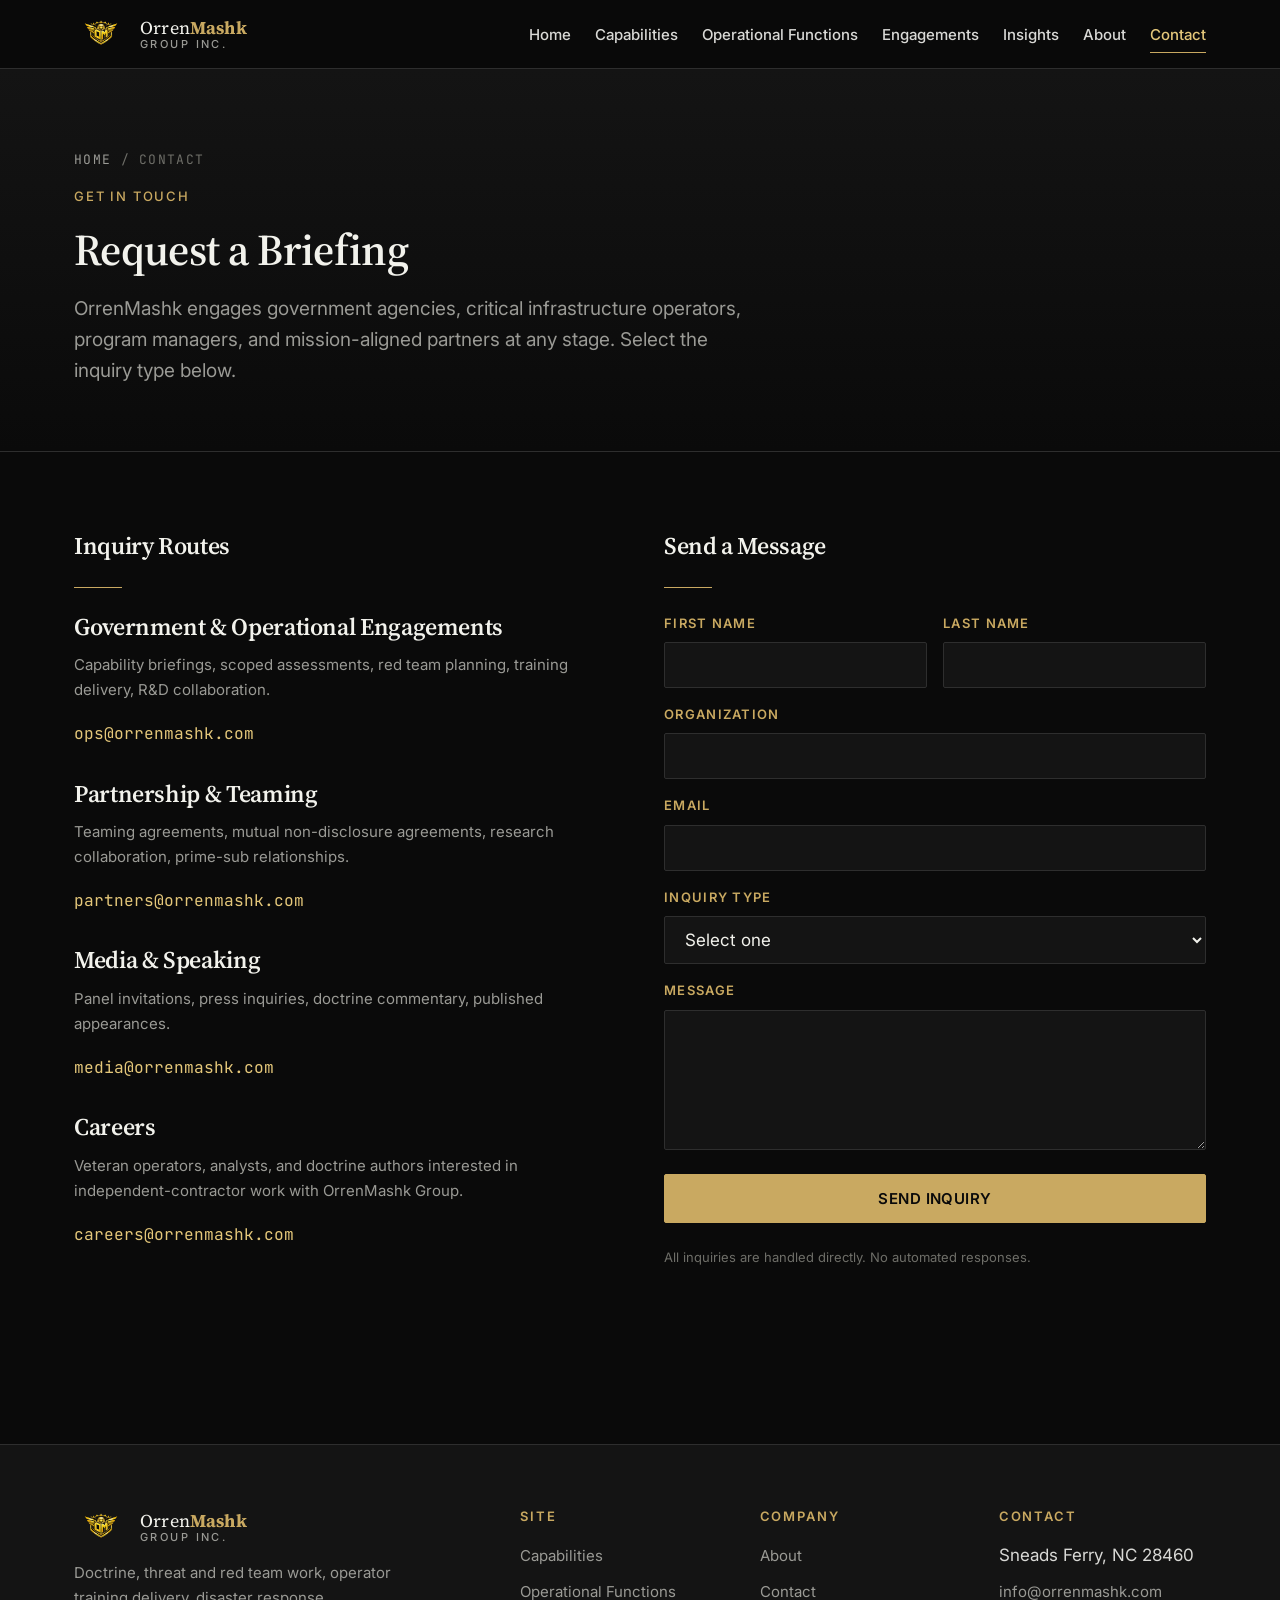
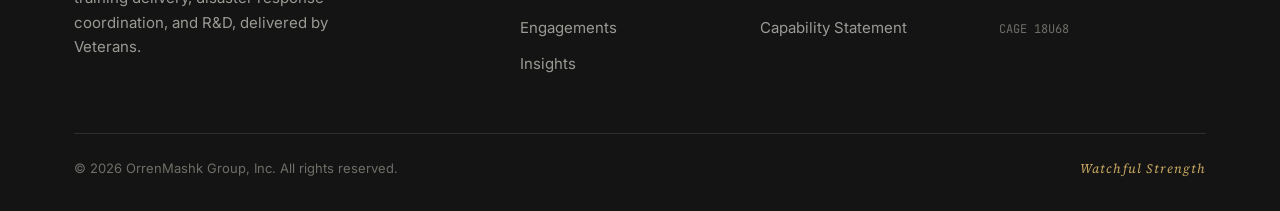
<file: pages/contact.html>
<!DOCTYPE html>
<html lang="en">
<head>
<meta charset="UTF-8">
<meta name="viewport" content="width=device-width, initial-scale=1.0">
<title>Contact | OrrenMashk Group Inc.</title>
<meta name="description" content="Request a briefing from OrrenMashk Group. Government and operational engagements, media and speaking, partnership and teaming, careers.">
<meta name="theme-color" content="#0A0A0A">
<link rel="canonical" href="https://orrenmashk.com/pages/contact.html">
<link rel="preconnect" href="https://fonts.googleapis.com">
<link rel="preconnect" href="https://fonts.gstatic.com" crossorigin>
<link href="https://fonts.googleapis.com/css2?family=Source+Serif+4:ital,opsz,wght@0,8..60,400;0,8..60,600;0,8..60,700;1,8..60,400&family=Inter:wght@400;500;600;700&family=JetBrains+Mono:wght@400;500&display=swap" rel="stylesheet">
<link rel="stylesheet" href="/css/main.css">
</head>
<body>

<a href="#main" class="skip-link">Skip to main content</a>

<header class="site-header" role="banner">
  <div class="container">
    <div class="nav-row">
      <a href="/" class="nav-brand" aria-label="OrrenMashk Group home">
        <img src="/images/logo-shield.png" alt="" width="36" height="36">
        <span class="brand-mark-text">
          <span class="orren">Orren</span><span class="mashk">Mashk</span>
          <span class="group">Group Inc.</span>
        </span>
      </a>
      <button class="nav-toggle" type="button" aria-label="Toggle navigation menu">Menu</button>
      <nav aria-label="Primary">
        <ul class="nav-links">
          <li><a href="/">Home</a></li>
          <li><a href="/pages/capabilities.html">Capabilities</a></li>
          <li><a href="/pages/operational-functions.html">Operational Functions</a></li>
          <li><a href="/pages/engagements.html">Engagements</a></li>
          <li><a href="/pages/insights.html">Insights</a></li>
          <li><a href="/pages/about.html">About</a></li>
          <li><a href="/pages/contact.html" aria-current="page">Contact</a></li>
        </ul>
      </nav>
    </div>
  </div>
</header>

<main id="main">

  <div class="page-header">
    <div class="container">
      <nav class="breadcrumb" aria-label="Breadcrumb"><a href="/">Home</a> / Contact</nav>
      <span class="eyebrow">Get In Touch</span>
      <h1>Request a Briefing</h1>
      <p class="page-sub">
        OrrenMashk engages government agencies, critical infrastructure operators, program managers, and mission-aligned partners at any stage. Select the inquiry type below.
      </p>
    </div>
  </div>

  <section>
    <div class="container">
      <div class="grid-2" style="gap: 3rem; align-items: start;">

        <div>
          <h2 style="font-size: 1.5rem;">Inquiry Routes</h2>
          <span class="gold-rule" aria-hidden="true"></span>

          <div style="margin-bottom: 2rem;">
            <h4>Government &amp; Operational Engagements</h4>
            <p style="color: var(--om-text-muted); font-size: 0.9375rem;">Capability briefings, scoped assessments, red team planning, training delivery, R&amp;D collaboration.</p>
            <p><a href="mailto:ops@orrenmashk.com" class="mono">ops@orrenmashk.com</a></p>
          </div>

          <div style="margin-bottom: 2rem;">
            <h4>Partnership &amp; Teaming</h4>
            <p style="color: var(--om-text-muted); font-size: 0.9375rem;">Teaming agreements, mutual non-disclosure agreements, research collaboration, prime-sub relationships.</p>
            <p><a href="mailto:partners@orrenmashk.com" class="mono">partners@orrenmashk.com</a></p>
          </div>

          <div style="margin-bottom: 2rem;">
            <h4>Media &amp; Speaking</h4>
            <p style="color: var(--om-text-muted); font-size: 0.9375rem;">Panel invitations, press inquiries, doctrine commentary, published appearances.</p>
            <p><a href="mailto:media@orrenmashk.com" class="mono">media@orrenmashk.com</a></p>
          </div>

          <div>
            <h4>Careers</h4>
            <p style="color: var(--om-text-muted); font-size: 0.9375rem;">Veteran operators, analysts, and doctrine authors interested in independent-contractor work with OrrenMashk Group.</p>
            <p><a href="mailto:careers@orrenmashk.com" class="mono">careers@orrenmashk.com</a></p>
          </div>
        </div>

        <div>
          <h2 style="font-size: 1.5rem;">Send a Message</h2>
          <span class="gold-rule" aria-hidden="true"></span>

          <form class="contact-form" method="POST" action="https://formspree.io/f/xlgobkgr" aria-label="Contact form">

            <!-- Formspree honeypot anti-spam field (hidden) -->
            <input type="text" name="_gotcha" style="display:none !important" tabindex="-1" autocomplete="off">

            <!-- Formspree subject tag for inbox routing -->
            <input type="hidden" name="_subject" value="OrrenMashk website inquiry">
            <div class="form-row-2">
              <div class="form-field">
                <label for="first_name">First Name</label>
                <input type="text" id="first_name" name="first_name" required autocomplete="given-name">
              </div>
              <div class="form-field">
                <label for="last_name">Last Name</label>
                <input type="text" id="last_name" name="last_name" required autocomplete="family-name">
              </div>
            </div>

            <div class="form-field">
              <label for="organization">Organization</label>
              <input type="text" id="organization" name="organization" autocomplete="organization">
            </div>

            <div class="form-field">
              <label for="email">Email</label>
              <input type="email" id="email" name="email" required autocomplete="email">
            </div>

            <div class="form-field">
              <label for="inquiry">Inquiry Type</label>
              <select id="inquiry" name="inquiry" required>
                <option value="">Select one</option>
                <option value="threat-redteam">Threat &amp; Red Team</option>
                <option value="isr-doctrine">Airborne Reconnaissance / ISR Doctrine</option>
                <option value="situational-awareness">Situational Awareness Systems</option>
                <option value="perimeter">Integrated Perimeter Security</option>
                <option value="rdr">Rapid Disaster Response</option>
                <option value="training">Operator Training</option>
                <option value="rd-sbir">R&amp;D / SBIR / CSO</option>
                <option value="teaming">Partnership / Teaming</option>
                <option value="media">Media / Speaking</option>
                <option value="general">General Inquiry</option>
              </select>
            </div>

            <div class="form-field">
              <label for="message">Message</label>
              <textarea id="message" name="message" required></textarea>
            </div>

            <div>
              <button type="submit" class="btn btn-primary" style="width: 100%;">Send Inquiry</button>
            </div>

            <p style="font-size: var(--fs-xs); color: var(--om-text-dim); margin-top: 0.5rem;">
              All inquiries are handled directly. No automated responses.
            </p>
          </form>
        </div>

      </div>
    </div>
  </section>

</main>

<footer class="site-footer" role="contentinfo">
  <div class="container">
    <div class="footer-grid">
      <div class="footer-brand">
        <a href="/" class="nav-brand" style="margin-bottom: 1rem;">
          <img src="/images/logo-shield.png" alt="" width="36" height="36">
          <span class="brand-mark-text">
            <span class="orren">Orren</span><span class="mashk">Mashk</span>
            <span class="group">Group Inc.</span>
          </span>
        </a>
        <p>Doctrine, threat and red team work, operator training delivery, disaster response coordination, and R&amp;D, delivered by Veterans.</p>
      </div>
      <div class="footer-col"><h4>Site</h4><ul>
        <li><a href="/pages/capabilities.html">Capabilities</a></li>
        <li><a href="/pages/operational-functions.html">Operational Functions</a></li>
        <li><a href="/pages/engagements.html">Engagements</a></li>
        <li><a href="/pages/insights.html">Insights</a></li>
      </ul></div>
      <div class="footer-col"><h4>Company</h4><ul>
        <li><a href="/pages/about.html">About</a></li>
        <li><a href="/pages/contact.html">Contact</a></li>
        <li><a href="/assets/OrrenMashk_Capability_Statement.pdf">Capability Statement</a></li>
      </ul></div>
      <div class="footer-col"><h4>Contact</h4><ul>
        <li>Sneads Ferry, NC 28460</li>
        <li><a href="mailto:info@orrenmashk.com">info@orrenmashk.com</a></li>
        <li><span class="mono" style="color: var(--om-text-dim); font-size: 0.75rem;">CAGE 18U68</span></li>
      </ul></div>
    </div>
    <div class="footer-bottom">
      <span>&copy; 2026 OrrenMashk Group, Inc. All rights reserved.</span>
      <span class="watchful">Watchful Strength</span>
    </div>
  </div>
</footer>

<script src="/js/nav.js" defer></script>
</body>
</html>
</file>
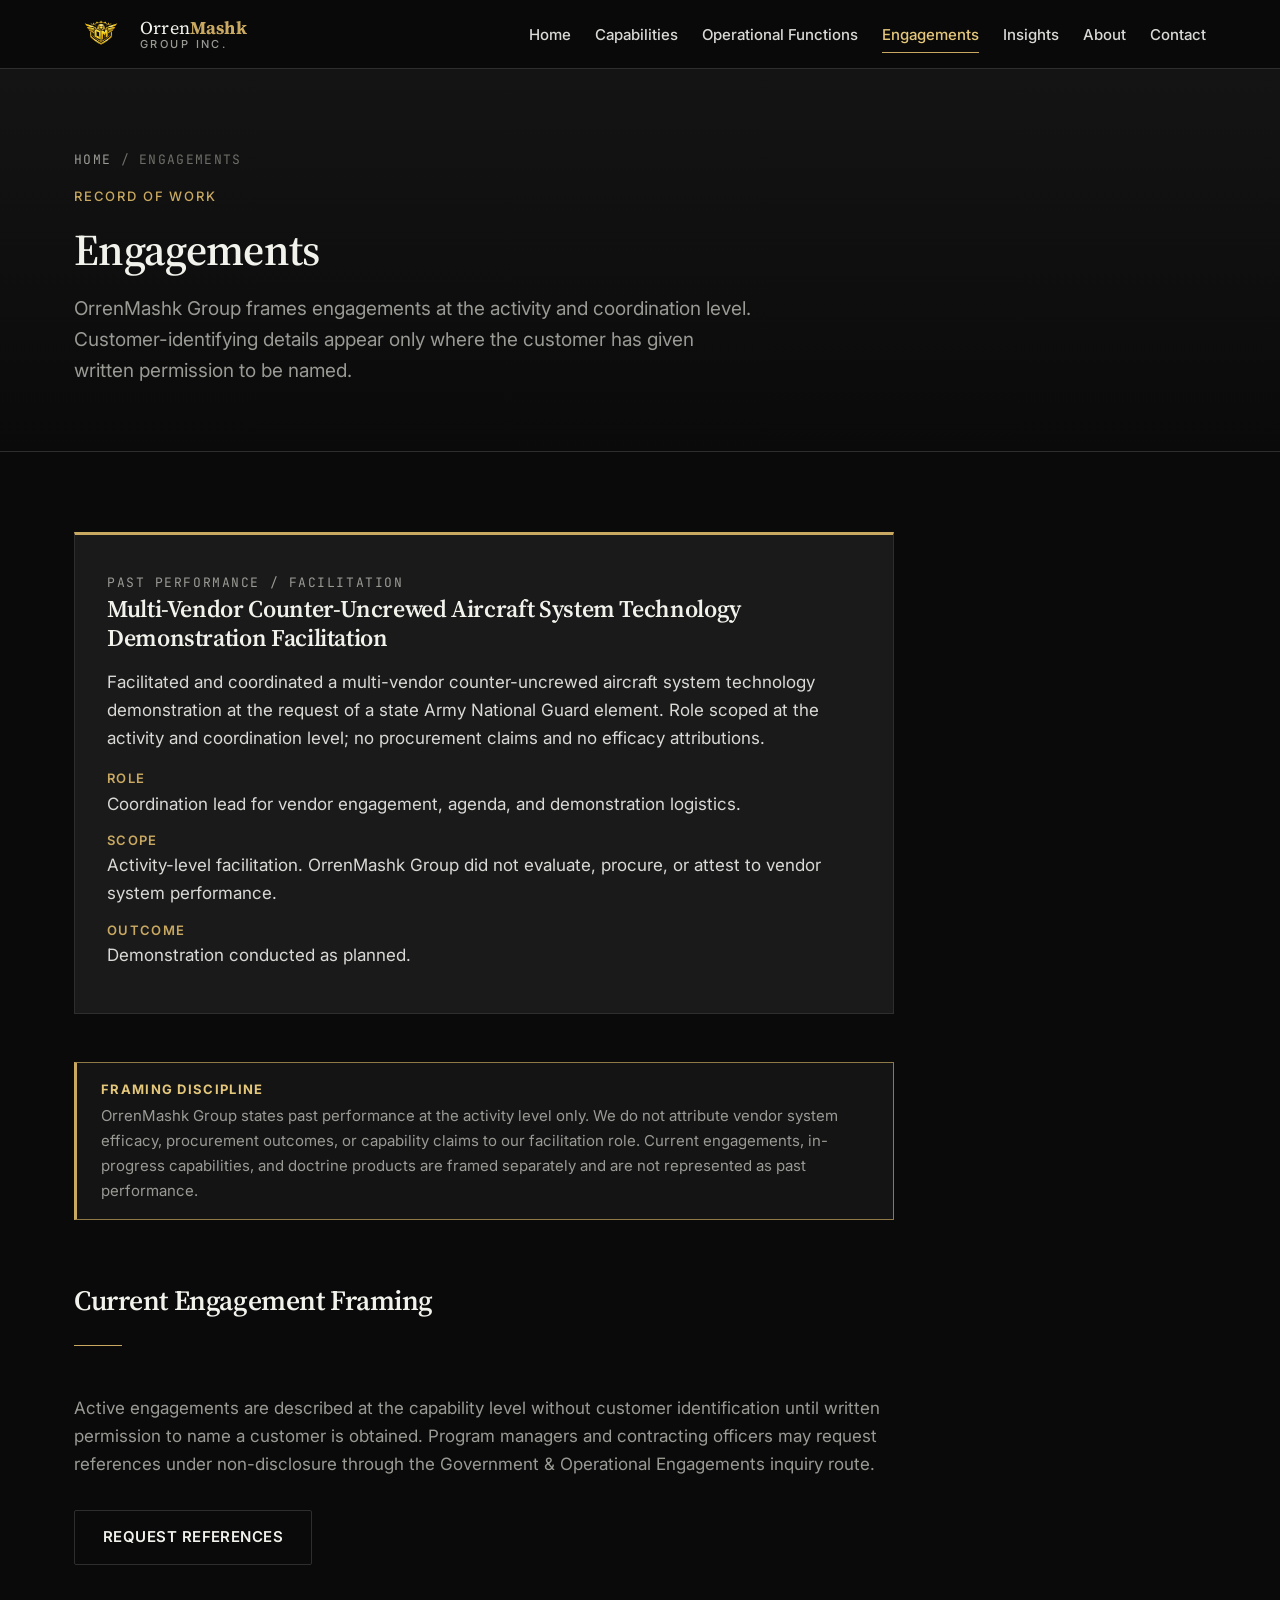
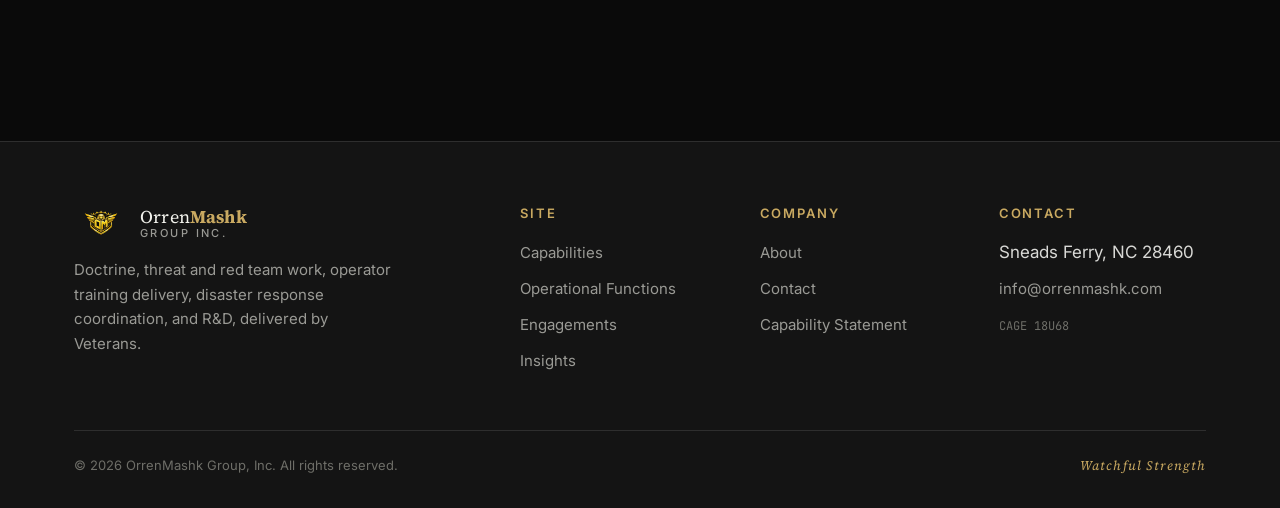
<file: pages/engagements.html>
<!DOCTYPE html>
<html lang="en">
<head>
<meta charset="UTF-8">
<meta name="viewport" content="width=device-width, initial-scale=1.0">
<title>Engagements | OrrenMashk Group Inc.</title>
<meta name="description" content="OrrenMashk Group engagement history and current coordination activity. Sanitized past-performance tiles and active engagement framing.">
<meta name="theme-color" content="#0A0A0A">
<link rel="canonical" href="https://orrenmashk.com/pages/engagements.html">
<link rel="preconnect" href="https://fonts.googleapis.com">
<link rel="preconnect" href="https://fonts.gstatic.com" crossorigin>
<link href="https://fonts.googleapis.com/css2?family=Source+Serif+4:ital,opsz,wght@0,8..60,400;0,8..60,600;0,8..60,700;1,8..60,400&family=Inter:wght@400;500;600;700&family=JetBrains+Mono:wght@400;500&display=swap" rel="stylesheet">
<link rel="stylesheet" href="/css/main.css">
</head>
<body>

<a href="#main" class="skip-link">Skip to main content</a>

<header class="site-header" role="banner">
  <div class="container">
    <div class="nav-row">
      <a href="/" class="nav-brand" aria-label="OrrenMashk Group home">
        <img src="/images/logo-shield.png" alt="" width="36" height="36">
        <span class="brand-mark-text">
          <span class="orren">Orren</span><span class="mashk">Mashk</span>
          <span class="group">Group Inc.</span>
        </span>
      </a>
      <button class="nav-toggle" type="button" aria-label="Toggle navigation menu">Menu</button>
      <nav aria-label="Primary">
        <ul class="nav-links">
          <li><a href="/">Home</a></li>
          <li><a href="/pages/capabilities.html">Capabilities</a></li>
          <li><a href="/pages/operational-functions.html">Operational Functions</a></li>
          <li><a href="/pages/engagements.html" aria-current="page">Engagements</a></li>
          <li><a href="/pages/insights.html">Insights</a></li>
          <li><a href="/pages/about.html">About</a></li>
          <li><a href="/pages/contact.html">Contact</a></li>
        </ul>
      </nav>
    </div>
  </div>
</header>

<main id="main">

  <div class="page-header">
    <div class="container">
      <nav class="breadcrumb" aria-label="Breadcrumb"><a href="/">Home</a> / Engagements</nav>
      <span class="eyebrow">Record of Work</span>
      <h1>Engagements</h1>
      <p class="page-sub">
        OrrenMashk Group frames engagements at the activity and coordination level. Customer-identifying details appear only where the customer has given written permission to be named.
      </p>
    </div>
  </div>

  <section>
    <div class="container">
      <article class="engagement-tile" style="max-width: 820px;">
        <span class="engagement-meta">Past Performance / Facilitation</span>
        <h3>Multi-Vendor Counter-Uncrewed Aircraft System Technology Demonstration Facilitation</h3>
        <p>
          Facilitated and coordinated a multi-vendor counter-uncrewed aircraft system technology demonstration at the request of a state Army National Guard element. Role scoped at the activity and coordination level; no procurement claims and no efficacy attributions.
        </p>
        <dl>
          <dt>Role</dt>
          <dd>Coordination lead for vendor engagement, agenda, and demonstration logistics.</dd>
          <dt>Scope</dt>
          <dd>Activity-level facilitation. OrrenMashk Group did not evaluate, procure, or attest to vendor system performance.</dd>
          <dt>Outcome</dt>
          <dd>Demonstration conducted as planned.</dd>
        </dl>
      </article>

      <div class="compliance-note" style="margin-top: 3rem; max-width: 820px;">
        <strong>Framing Discipline</strong>
        OrrenMashk Group states past performance at the activity level only. We do not attribute vendor system efficacy, procurement outcomes, or capability claims to our facilitation role. Current engagements, in-progress capabilities, and doctrine products are framed separately and are not represented as past performance.
      </div>

      <div style="margin-top: 4rem; max-width: 820px;">
        <h2 style="font-size: 1.75rem;">Current Engagement Framing</h2>
        <span class="gold-rule" aria-hidden="true"></span>
        <p style="color: var(--om-text-muted); margin-top: 1.5rem;">
          Active engagements are described at the capability level without customer identification until written permission to name a customer is obtained. Program managers and contracting officers may request references under non-disclosure through the Government &amp; Operational Engagements inquiry route.
        </p>
        <p style="margin-top: 2rem;">
          <a href="/pages/contact.html?inquiry=general" class="btn btn-secondary">Request References</a>
        </p>
      </div>
    </div>
  </section>

</main>

<footer class="site-footer" role="contentinfo">
  <div class="container">
    <div class="footer-grid">
      <div class="footer-brand">
        <a href="/" class="nav-brand" style="margin-bottom: 1rem;">
          <img src="/images/logo-shield.png" alt="" width="36" height="36">
          <span class="brand-mark-text">
            <span class="orren">Orren</span><span class="mashk">Mashk</span>
            <span class="group">Group Inc.</span>
          </span>
        </a>
        <p>Doctrine, threat and red team work, operator training delivery, disaster response coordination, and R&amp;D, delivered by Veterans.</p>
      </div>
      <div class="footer-col"><h4>Site</h4><ul>
        <li><a href="/pages/capabilities.html">Capabilities</a></li>
        <li><a href="/pages/operational-functions.html">Operational Functions</a></li>
        <li><a href="/pages/engagements.html">Engagements</a></li>
        <li><a href="/pages/insights.html">Insights</a></li>
      </ul></div>
      <div class="footer-col"><h4>Company</h4><ul>
        <li><a href="/pages/about.html">About</a></li>
        <li><a href="/pages/contact.html">Contact</a></li>
        <li><a href="/assets/OrrenMashk_Capability_Statement.pdf">Capability Statement</a></li>
      </ul></div>
      <div class="footer-col"><h4>Contact</h4><ul>
        <li>Sneads Ferry, NC 28460</li>
        <li><a href="mailto:info@orrenmashk.com">info@orrenmashk.com</a></li>
        <li><span class="mono" style="color: var(--om-text-dim); font-size: 0.75rem;">CAGE 18U68</span></li>
      </ul></div>
    </div>
    <div class="footer-bottom">
      <span>&copy; 2026 OrrenMashk Group, Inc. All rights reserved.</span>
      <span class="watchful">Watchful Strength</span>
    </div>
  </div>
</footer>

<script src="/js/nav.js" defer></script>
</body>
</html>
</file>
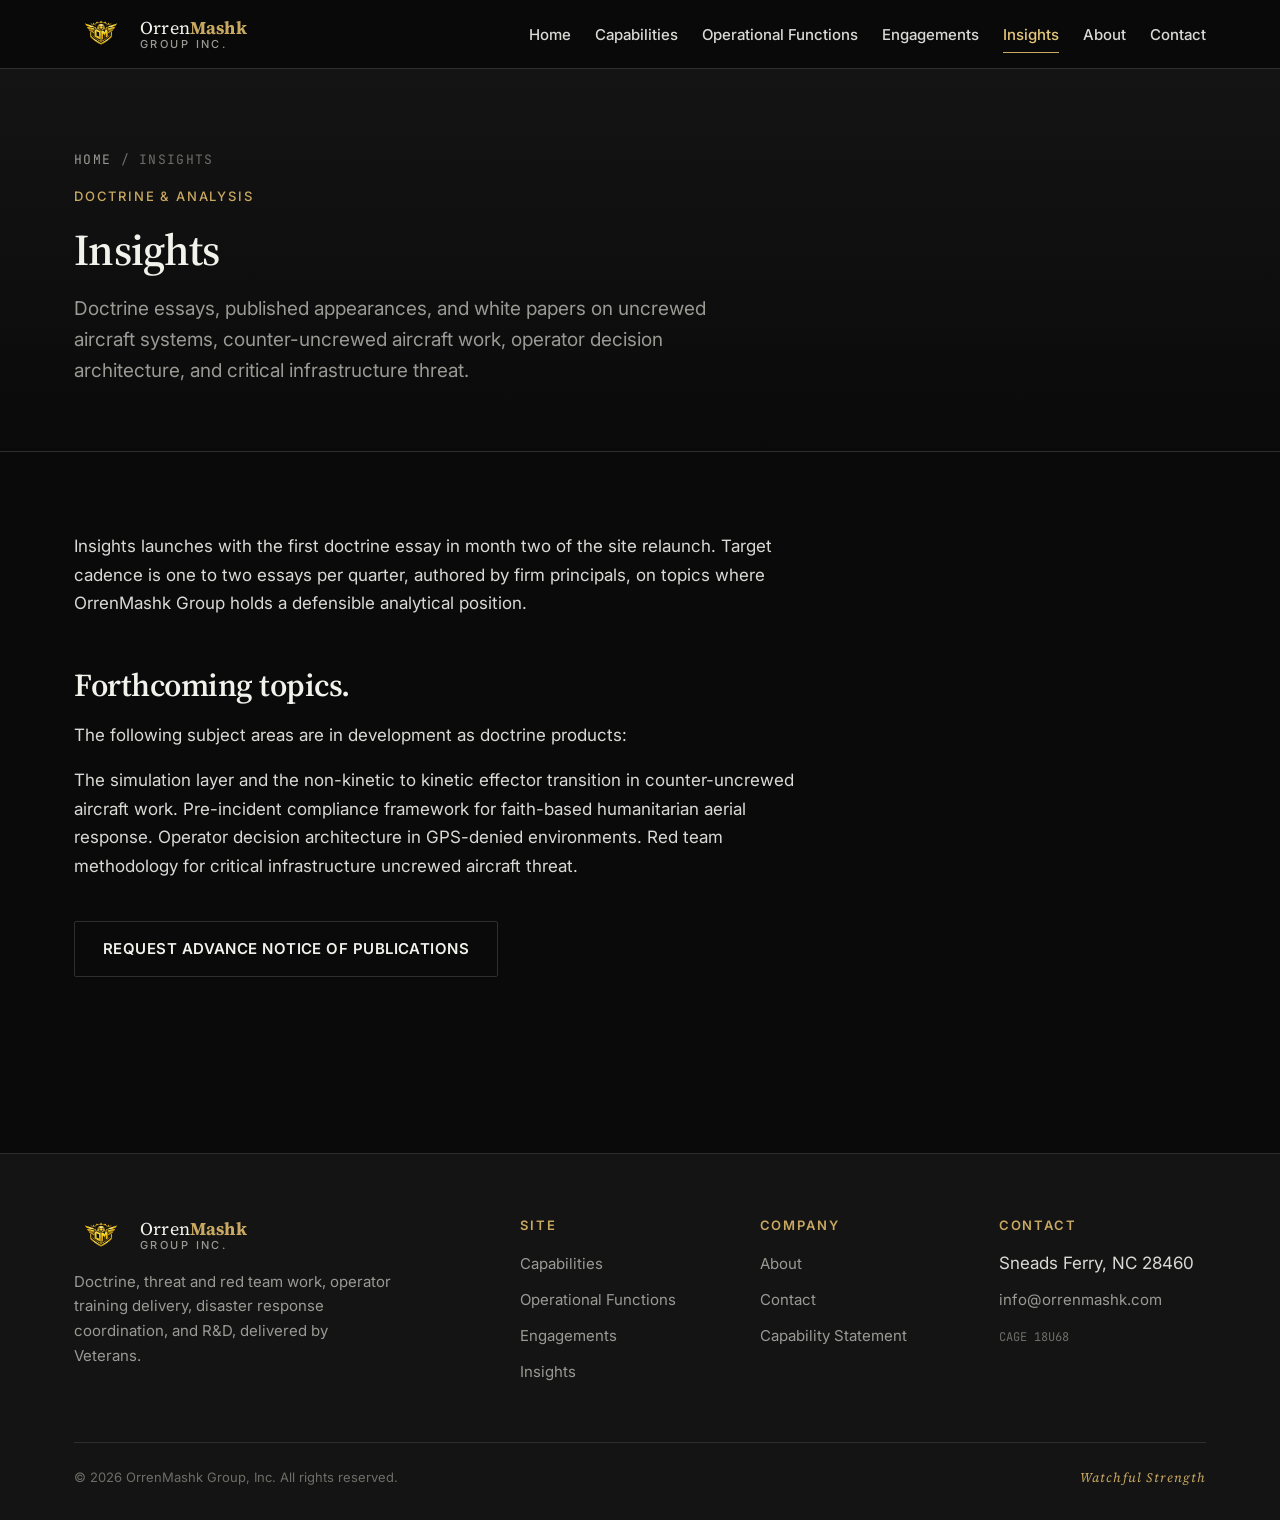
<file: pages/insights.html>
<!DOCTYPE html>
<html lang="en">
<head>
<meta charset="UTF-8">
<meta name="viewport" content="width=device-width, initial-scale=1.0">
<title>Insights | OrrenMashk Group Inc.</title>
<meta name="description" content="OrrenMashk Group doctrine essays, published appearances, and white papers on uncrewed aircraft systems, counter-uncrewed aircraft, and critical infrastructure security.">
<meta name="theme-color" content="#0A0A0A">
<link rel="canonical" href="https://orrenmashk.com/pages/insights.html">
<link rel="preconnect" href="https://fonts.googleapis.com">
<link rel="preconnect" href="https://fonts.gstatic.com" crossorigin>
<link href="https://fonts.googleapis.com/css2?family=Source+Serif+4:ital,opsz,wght@0,8..60,400;0,8..60,600;0,8..60,700;1,8..60,400&family=Inter:wght@400;500;600;700&family=JetBrains+Mono:wght@400;500&display=swap" rel="stylesheet">
<link rel="stylesheet" href="/css/main.css">
</head>
<body>

<a href="#main" class="skip-link">Skip to main content</a>

<header class="site-header" role="banner">
  <div class="container">
    <div class="nav-row">
      <a href="/" class="nav-brand" aria-label="OrrenMashk Group home">
        <img src="/images/logo-shield.png" alt="" width="36" height="36">
        <span class="brand-mark-text">
          <span class="orren">Orren</span><span class="mashk">Mashk</span>
          <span class="group">Group Inc.</span>
        </span>
      </a>
      <button class="nav-toggle" type="button" aria-label="Toggle navigation menu">Menu</button>
      <nav aria-label="Primary">
        <ul class="nav-links">
          <li><a href="/">Home</a></li>
          <li><a href="/pages/capabilities.html">Capabilities</a></li>
          <li><a href="/pages/operational-functions.html">Operational Functions</a></li>
          <li><a href="/pages/engagements.html">Engagements</a></li>
          <li><a href="/pages/insights.html" aria-current="page">Insights</a></li>
          <li><a href="/pages/about.html">About</a></li>
          <li><a href="/pages/contact.html">Contact</a></li>
        </ul>
      </nav>
    </div>
  </div>
</header>

<main id="main">

  <div class="page-header">
    <div class="container">
      <nav class="breadcrumb" aria-label="Breadcrumb"><a href="/">Home</a> / Insights</nav>
      <span class="eyebrow">Doctrine &amp; Analysis</span>
      <h1>Insights</h1>
      <p class="page-sub">
        Doctrine essays, published appearances, and white papers on uncrewed aircraft systems, counter-uncrewed aircraft work, operator decision architecture, and critical infrastructure threat.
      </p>
    </div>
  </div>

  <section>
    <div class="container">
      <div class="prose">
        <p class="lead">
          Insights launches with the first doctrine essay in month two of the site relaunch. Target cadence is one to two essays per quarter, authored by firm principals, on topics where OrrenMashk Group holds a defensible analytical position.
        </p>

        <h2>Forthcoming topics.</h2>
        <p>
          The following subject areas are in development as doctrine products:
        </p>
        <p>
          The simulation layer and the non-kinetic to kinetic effector transition in counter-uncrewed aircraft work. Pre-incident compliance framework for faith-based humanitarian aerial response. Operator decision architecture in GPS-denied environments. Red team methodology for critical infrastructure uncrewed aircraft threat.
        </p>

        <p style="margin-top: 2.5rem;">
          <a href="/pages/contact.html?inquiry=media" class="btn btn-secondary">Request Advance Notice of Publications</a>
        </p>
      </div>
    </div>
  </section>

</main>

<footer class="site-footer" role="contentinfo">
  <div class="container">
    <div class="footer-grid">
      <div class="footer-brand">
        <a href="/" class="nav-brand" style="margin-bottom: 1rem;">
          <img src="/images/logo-shield.png" alt="" width="36" height="36">
          <span class="brand-mark-text">
            <span class="orren">Orren</span><span class="mashk">Mashk</span>
            <span class="group">Group Inc.</span>
          </span>
        </a>
        <p>Doctrine, threat and red team work, operator training delivery, disaster response coordination, and R&amp;D, delivered by Veterans.</p>
      </div>
      <div class="footer-col"><h4>Site</h4><ul>
        <li><a href="/pages/capabilities.html">Capabilities</a></li>
        <li><a href="/pages/operational-functions.html">Operational Functions</a></li>
        <li><a href="/pages/engagements.html">Engagements</a></li>
        <li><a href="/pages/insights.html">Insights</a></li>
      </ul></div>
      <div class="footer-col"><h4>Company</h4><ul>
        <li><a href="/pages/about.html">About</a></li>
        <li><a href="/pages/contact.html">Contact</a></li>
        <li><a href="/assets/OrrenMashk_Capability_Statement.pdf">Capability Statement</a></li>
      </ul></div>
      <div class="footer-col"><h4>Contact</h4><ul>
        <li>Sneads Ferry, NC 28460</li>
        <li><a href="mailto:info@orrenmashk.com">info@orrenmashk.com</a></li>
        <li><span class="mono" style="color: var(--om-text-dim); font-size: 0.75rem;">CAGE 18U68</span></li>
      </ul></div>
    </div>
    <div class="footer-bottom">
      <span>&copy; 2026 OrrenMashk Group, Inc. All rights reserved.</span>
      <span class="watchful">Watchful Strength</span>
    </div>
  </div>
</footer>

<script src="/js/nav.js" defer></script>
</body>
</html>
</file>
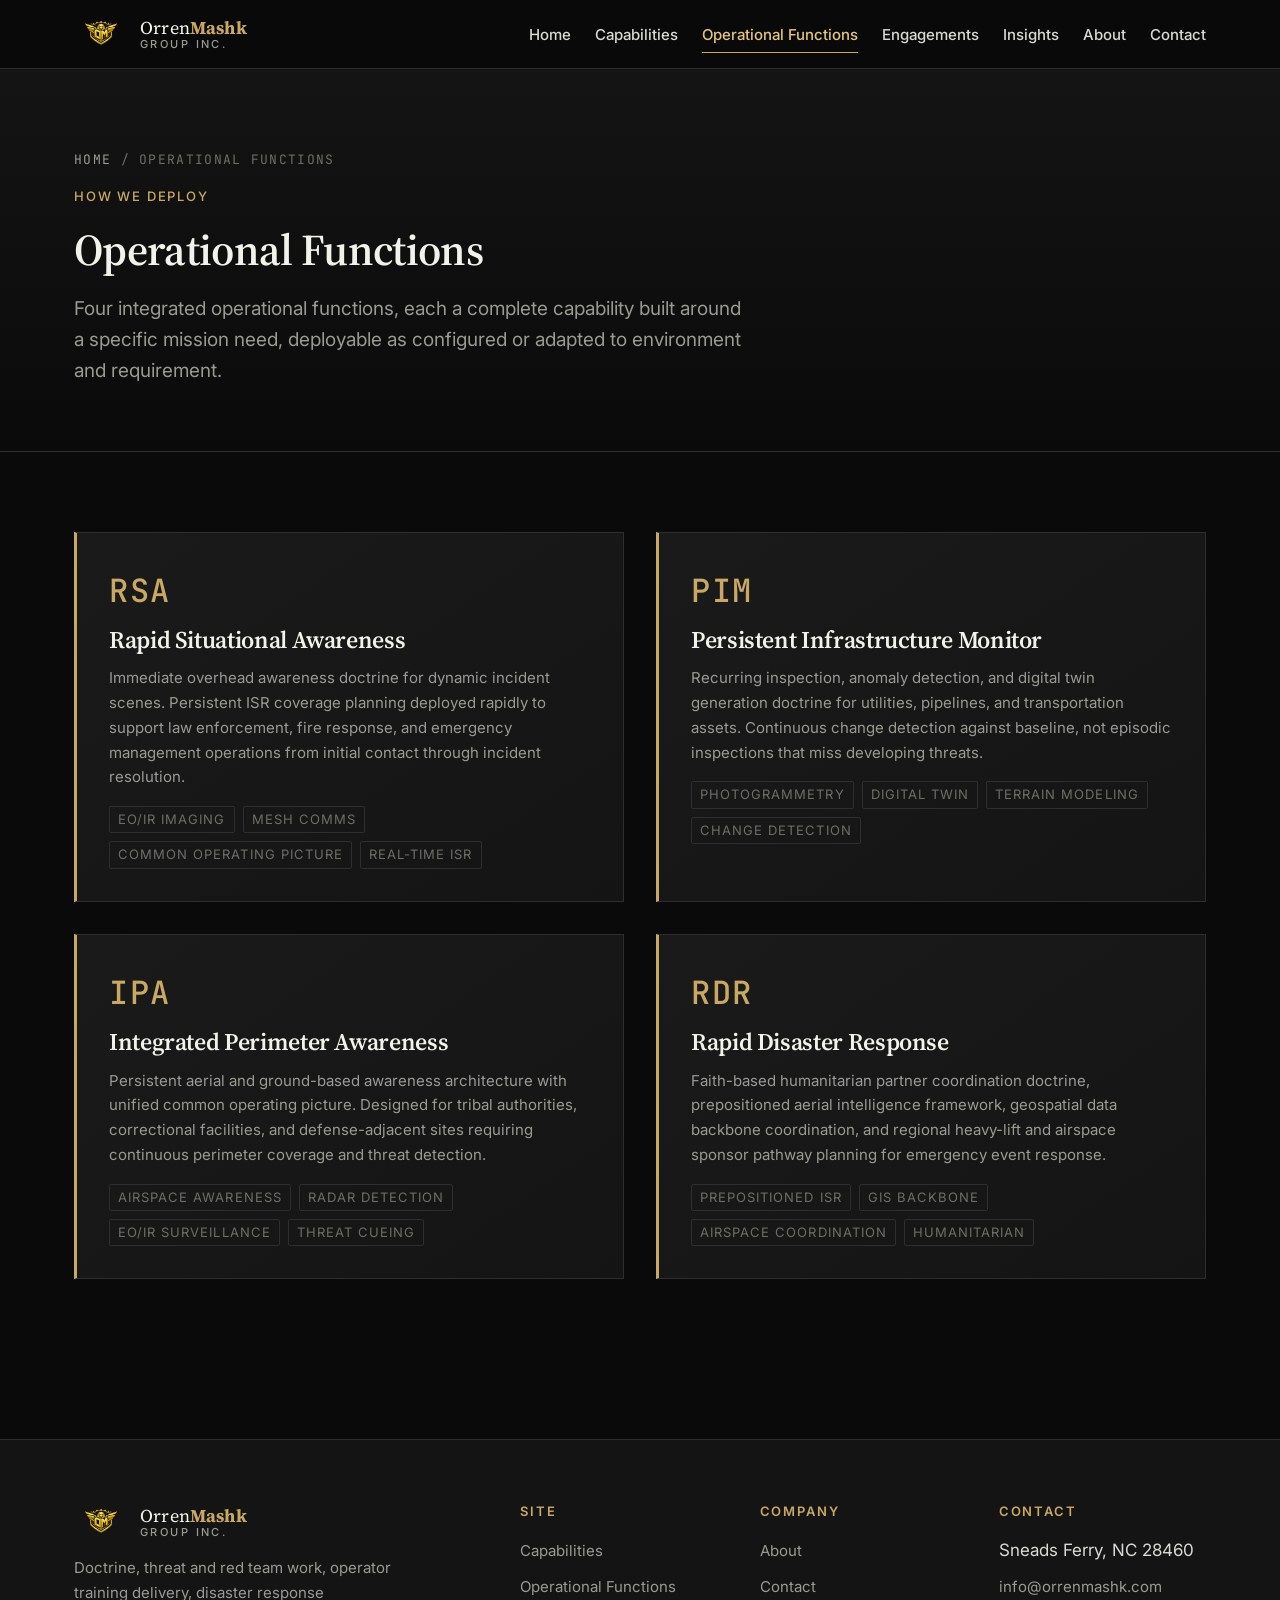
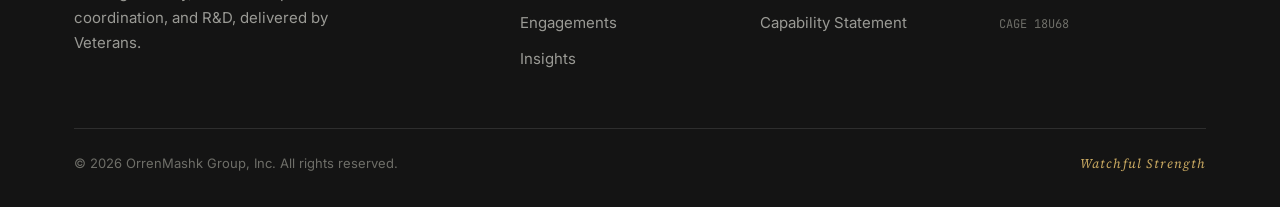
<file: pages/operational-functions.html>
<!DOCTYPE html>
<html lang="en">
<head>
<meta charset="UTF-8">
<meta name="viewport" content="width=device-width, initial-scale=1.0">
<title>Operational Functions | OrrenMashk Group Inc.</title>
<meta name="description" content="OrrenMashk Group operational functions: Rapid Situational Awareness, Persistent Infrastructure Monitor, Integrated Perimeter Awareness, Rapid Disaster Response.">
<meta name="theme-color" content="#0A0A0A">
<link rel="canonical" href="https://orrenmashk.com/pages/operational-functions.html">
<link rel="preconnect" href="https://fonts.googleapis.com">
<link rel="preconnect" href="https://fonts.gstatic.com" crossorigin>
<link href="https://fonts.googleapis.com/css2?family=Source+Serif+4:ital,opsz,wght@0,8..60,400;0,8..60,600;0,8..60,700;1,8..60,400&family=Inter:wght@400;500;600;700&family=JetBrains+Mono:wght@400;500&display=swap" rel="stylesheet">
<link rel="stylesheet" href="/css/main.css">
</head>
<body>

<a href="#main" class="skip-link">Skip to main content</a>

<header class="site-header" role="banner">
  <div class="container">
    <div class="nav-row">
      <a href="/" class="nav-brand" aria-label="OrrenMashk Group home">
        <img src="/images/logo-shield.png" alt="" width="36" height="36">
        <span class="brand-mark-text">
          <span class="orren">Orren</span><span class="mashk">Mashk</span>
          <span class="group">Group Inc.</span>
        </span>
      </a>
      <button class="nav-toggle" type="button" aria-label="Toggle navigation menu">Menu</button>
      <nav aria-label="Primary">
        <ul class="nav-links">
          <li><a href="/">Home</a></li>
          <li><a href="/pages/capabilities.html">Capabilities</a></li>
          <li><a href="/pages/operational-functions.html" aria-current="page">Operational Functions</a></li>
          <li><a href="/pages/engagements.html">Engagements</a></li>
          <li><a href="/pages/insights.html">Insights</a></li>
          <li><a href="/pages/about.html">About</a></li>
          <li><a href="/pages/contact.html">Contact</a></li>
        </ul>
      </nav>
    </div>
  </div>
</header>

<main id="main">

  <div class="page-header">
    <div class="container">
      <nav class="breadcrumb" aria-label="Breadcrumb"><a href="/">Home</a> / Operational Functions</nav>
      <span class="eyebrow">How We Deploy</span>
      <h1>Operational Functions</h1>
      <p class="page-sub">
        Four integrated operational functions, each a complete capability built around a specific mission need, deployable as configured or adapted to environment and requirement.
      </p>
    </div>
  </div>

  <section>
    <div class="container">
      <div class="grid-2">

        <article class="func-card">
          <span class="func-abbr">RSA</span>
          <h3>Rapid Situational Awareness</h3>
          <p>Immediate overhead awareness doctrine for dynamic incident scenes. Persistent ISR coverage planning deployed rapidly to support law enforcement, fire response, and emergency management operations from initial contact through incident resolution.</p>
          <div class="tags">
            <span class="tag">EO/IR Imaging</span>
            <span class="tag">Mesh Comms</span>
            <span class="tag">Common Operating Picture</span>
            <span class="tag">Real-Time ISR</span>
          </div>
        </article>

        <article class="func-card">
          <span class="func-abbr">PIM</span>
          <h3>Persistent Infrastructure Monitor</h3>
          <p>Recurring inspection, anomaly detection, and digital twin generation doctrine for utilities, pipelines, and transportation assets. Continuous change detection against baseline, not episodic inspections that miss developing threats.</p>
          <div class="tags">
            <span class="tag">Photogrammetry</span>
            <span class="tag">Digital Twin</span>
            <span class="tag">Terrain Modeling</span>
            <span class="tag">Change Detection</span>
          </div>
        </article>

        <article class="func-card">
          <span class="func-abbr">IPA</span>
          <h3>Integrated Perimeter Awareness</h3>
          <p>Persistent aerial and ground-based awareness architecture with unified common operating picture. Designed for tribal authorities, correctional facilities, and defense-adjacent sites requiring continuous perimeter coverage and threat detection.</p>
          <div class="tags">
            <span class="tag">Airspace Awareness</span>
            <span class="tag">Radar Detection</span>
            <span class="tag">EO/IR Surveillance</span>
            <span class="tag">Threat Cueing</span>
          </div>
        </article>

        <article class="func-card">
          <span class="func-abbr">RDR</span>
          <h3>Rapid Disaster Response</h3>
          <p>Faith-based humanitarian partner coordination doctrine, prepositioned aerial intelligence framework, geospatial data backbone coordination, and regional heavy-lift and airspace sponsor pathway planning for emergency event response.</p>
          <div class="tags">
            <span class="tag">Prepositioned ISR</span>
            <span class="tag">GIS Backbone</span>
            <span class="tag">Airspace Coordination</span>
            <span class="tag">Humanitarian</span>
          </div>
        </article>

      </div>
    </div>
  </section>

</main>

<footer class="site-footer" role="contentinfo">
  <div class="container">
    <div class="footer-grid">
      <div class="footer-brand">
        <a href="/" class="nav-brand" style="margin-bottom: 1rem;">
          <img src="/images/logo-shield.png" alt="" width="36" height="36">
          <span class="brand-mark-text">
            <span class="orren">Orren</span><span class="mashk">Mashk</span>
            <span class="group">Group Inc.</span>
          </span>
        </a>
        <p>Doctrine, threat and red team work, operator training delivery, disaster response coordination, and R&amp;D, delivered by Veterans.</p>
      </div>
      <div class="footer-col"><h4>Site</h4><ul>
        <li><a href="/pages/capabilities.html">Capabilities</a></li>
        <li><a href="/pages/operational-functions.html">Operational Functions</a></li>
        <li><a href="/pages/engagements.html">Engagements</a></li>
        <li><a href="/pages/insights.html">Insights</a></li>
      </ul></div>
      <div class="footer-col"><h4>Company</h4><ul>
        <li><a href="/pages/about.html">About</a></li>
        <li><a href="/pages/contact.html">Contact</a></li>
        <li><a href="/assets/OrrenMashk_Capability_Statement.pdf">Capability Statement</a></li>
      </ul></div>
      <div class="footer-col"><h4>Contact</h4><ul>
        <li>Sneads Ferry, NC 28460</li>
        <li><a href="mailto:info@orrenmashk.com">info@orrenmashk.com</a></li>
        <li><span class="mono" style="color: var(--om-text-dim); font-size: 0.75rem;">CAGE 18U68</span></li>
      </ul></div>
    </div>
    <div class="footer-bottom">
      <span>&copy; 2026 OrrenMashk Group, Inc. All rights reserved.</span>
      <span class="watchful">Watchful Strength</span>
    </div>
  </div>
</footer>

<script src="/js/nav.js" defer></script>
</body>
</html>
</file>
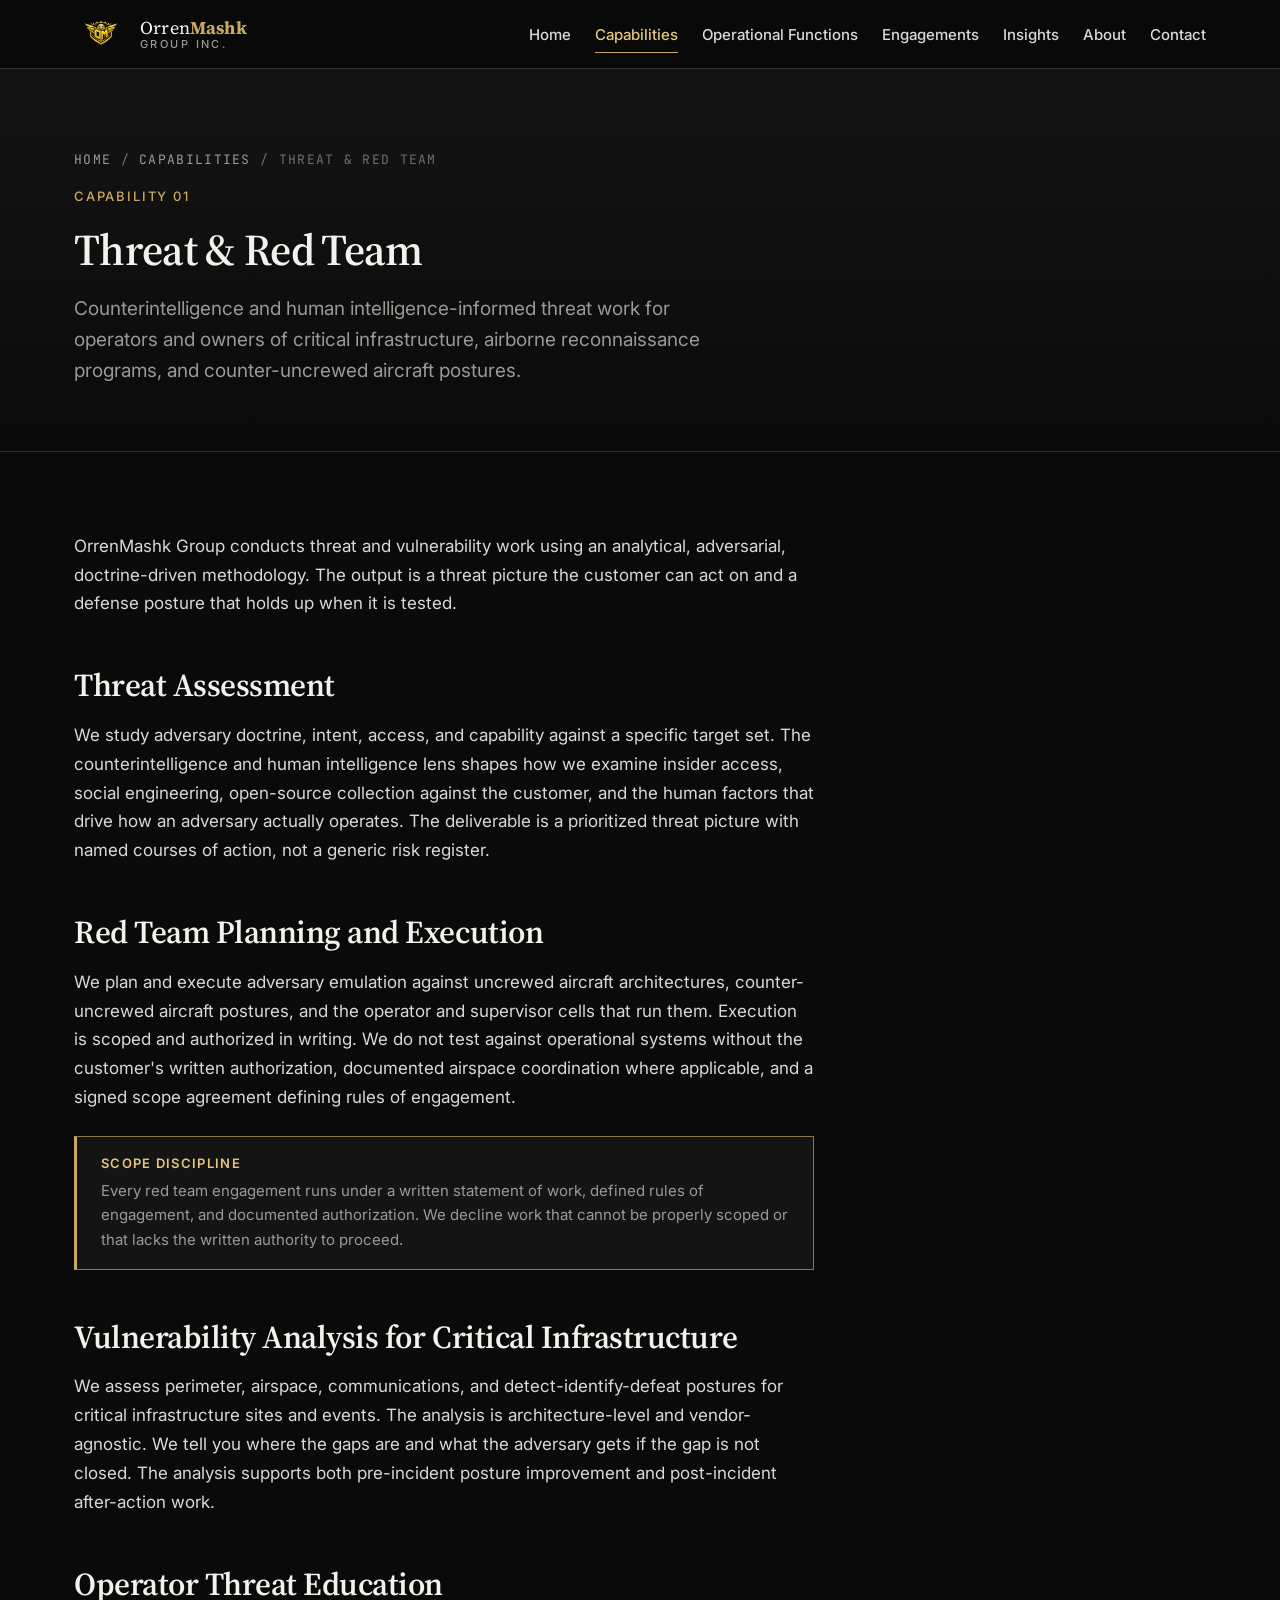
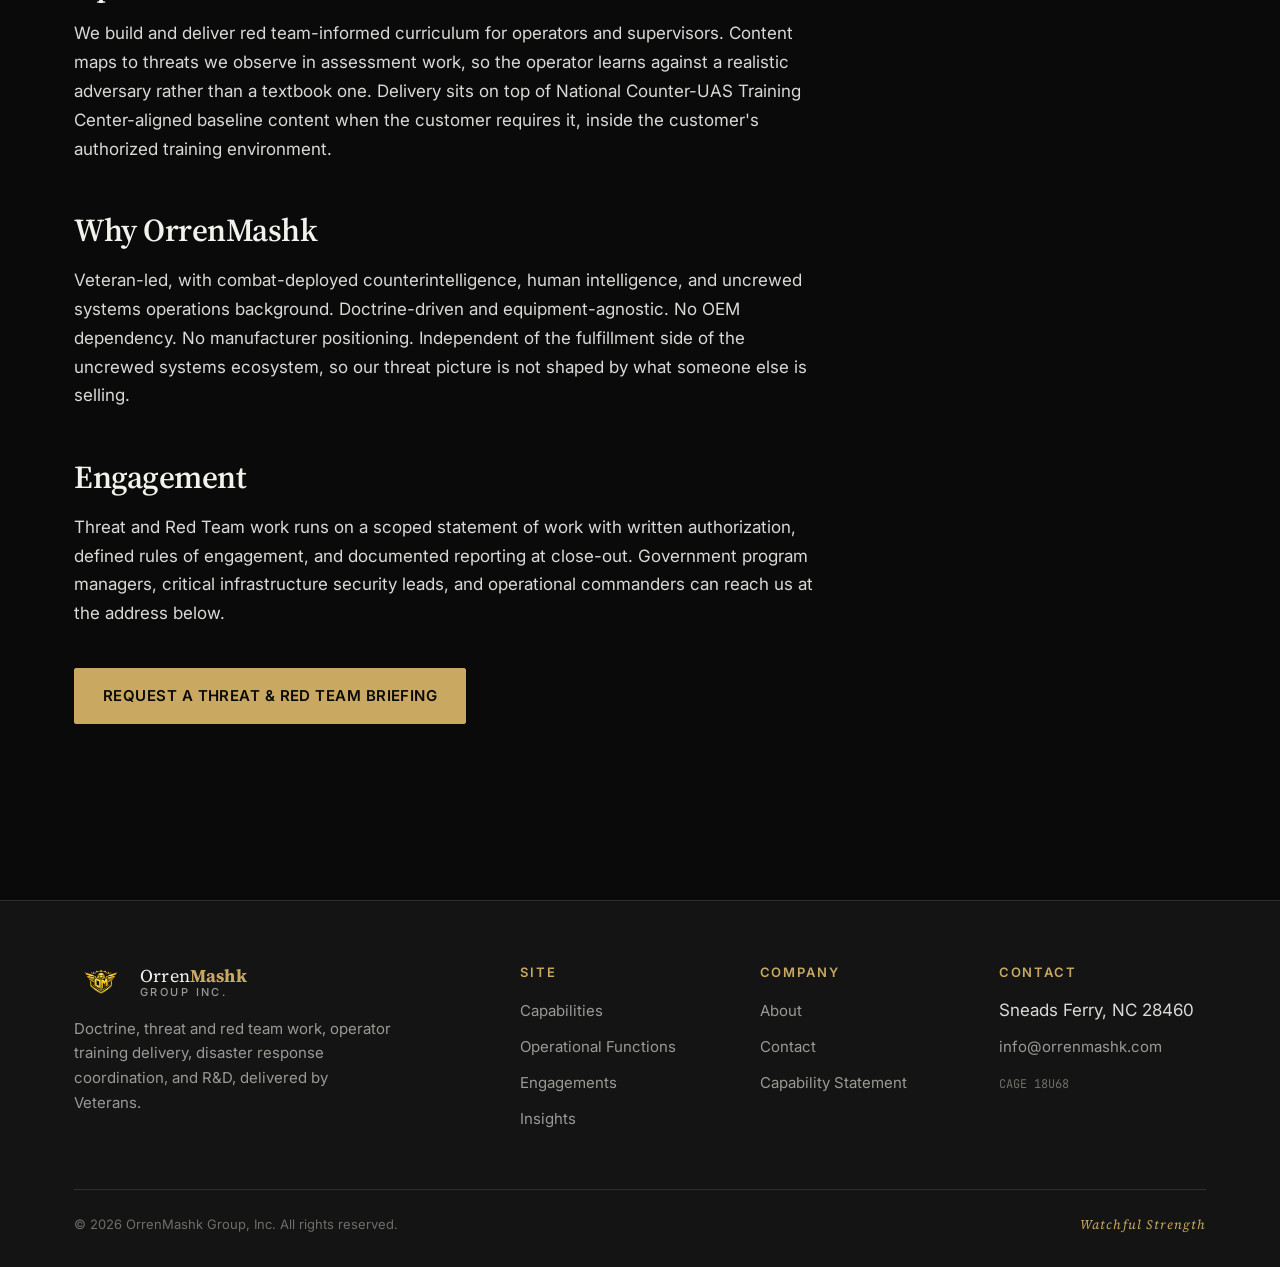
<file: pages/threat-red-team.html>
<!DOCTYPE html>
<html lang="en">
<head>
<meta charset="UTF-8">
<meta name="viewport" content="width=device-width, initial-scale=1.0">
<title>Threat &amp; Red Team | OrrenMashk Group Inc.</title>
<meta name="description" content="Counterintelligence and human intelligence-informed threat assessment, red team planning and execution against uncrewed aircraft and counter-uncrewed aircraft postures, vulnerability analysis for critical infrastructure, and operator threat education by OrrenMashk Group.">
<meta name="theme-color" content="#0A0A0A">
<meta name="robots" content="index,follow">
<link rel="canonical" href="https://orrenmashk.com/pages/threat-red-team.html">

<meta property="og:title" content="Threat &amp; Red Team | OrrenMashk Group Inc.">
<meta property="og:description" content="CI/HUMINT-informed threat assessment, red team work against UAS and C-UAS postures, and vulnerability analysis for critical infrastructure.">
<meta property="og:type" content="website">

<link rel="preconnect" href="https://fonts.googleapis.com">
<link rel="preconnect" href="https://fonts.gstatic.com" crossorigin>
<link href="https://fonts.googleapis.com/css2?family=Source+Serif+4:ital,opsz,wght@0,8..60,400;0,8..60,600;0,8..60,700;1,8..60,400&family=Inter:wght@400;500;600;700&family=JetBrains+Mono:wght@400;500&display=swap" rel="stylesheet">
<link rel="stylesheet" href="/css/main.css">

<script type="application/ld+json">
{
  "@context": "https://schema.org",
  "@type": "Service",
  "serviceType": "Threat Assessment and Red Team Services",
  "provider": {
    "@type": "Organization",
    "name": "OrrenMashk Group Inc.",
    "url": "https://orrenmashk.com"
  },
  "areaServed": "United States",
  "description": "Counterintelligence and human intelligence-informed threat assessment, red team planning and execution against uncrewed aircraft and counter-uncrewed aircraft postures, vulnerability analysis for critical infrastructure, and operator threat education."
}
</script>
</head>
<body>

<a href="#main" class="skip-link">Skip to main content</a>

<header class="site-header" role="banner">
  <div class="container">
    <div class="nav-row">
      <a href="/" class="nav-brand" aria-label="OrrenMashk Group home">
        <img src="/images/logo-shield.png" alt="" width="36" height="36">
        <span class="brand-mark-text">
          <span class="orren">Orren</span><span class="mashk">Mashk</span>
          <span class="group">Group Inc.</span>
        </span>
      </a>
      <button class="nav-toggle" type="button" aria-label="Toggle navigation menu">Menu</button>
      <nav aria-label="Primary">
        <ul class="nav-links">
          <li><a href="/">Home</a></li>
          <li><a href="/pages/capabilities.html" aria-current="page">Capabilities</a></li>
          <li><a href="/pages/operational-functions.html">Operational Functions</a></li>
          <li><a href="/pages/engagements.html">Engagements</a></li>
          <li><a href="/pages/insights.html">Insights</a></li>
          <li><a href="/pages/about.html">About</a></li>
          <li><a href="/pages/contact.html">Contact</a></li>
        </ul>
      </nav>
    </div>
  </div>
</header>

<main id="main">

  <div class="page-header">
    <div class="container">
      <nav class="breadcrumb" aria-label="Breadcrumb">
        <a href="/">Home</a> / <a href="/pages/capabilities.html">Capabilities</a> / Threat &amp; Red Team
      </nav>
      <span class="eyebrow">Capability 01</span>
      <h1>Threat &amp; Red Team</h1>
      <p class="page-sub">
        Counterintelligence and human intelligence-informed threat work for operators and owners of critical infrastructure, airborne reconnaissance programs, and counter-uncrewed aircraft postures.
      </p>
    </div>
  </div>

  <section>
    <div class="container">
      <div class="prose">
        <p class="lead">
          OrrenMashk Group conducts threat and vulnerability work using an analytical, adversarial, doctrine-driven methodology. The output is a threat picture the customer can act on and a defense posture that holds up when it is tested.
        </p>

        <h2>Threat Assessment</h2>
        <p>
          We study adversary doctrine, intent, access, and capability against a specific target set. The counterintelligence and human intelligence lens shapes how we examine insider access, social engineering, open-source collection against the customer, and the human factors that drive how an adversary actually operates. The deliverable is a prioritized threat picture with named courses of action, not a generic risk register.
        </p>

        <h2>Red Team Planning and Execution</h2>
        <p>
          We plan and execute adversary emulation against uncrewed aircraft architectures, counter-uncrewed aircraft postures, and the operator and supervisor cells that run them. Execution is scoped and authorized in writing. We do not test against operational systems without the customer's written authorization, documented airspace coordination where applicable, and a signed scope agreement defining rules of engagement.
        </p>

        <div class="compliance-note">
          <strong>Scope Discipline</strong>
          Every red team engagement runs under a written statement of work, defined rules of engagement, and documented authorization. We decline work that cannot be properly scoped or that lacks the written authority to proceed.
        </div>

        <h2>Vulnerability Analysis for Critical Infrastructure</h2>
        <p>
          We assess perimeter, airspace, communications, and detect-identify-defeat postures for critical infrastructure sites and events. The analysis is architecture-level and vendor-agnostic. We tell you where the gaps are and what the adversary gets if the gap is not closed. The analysis supports both pre-incident posture improvement and post-incident after-action work.
        </p>

        <h2>Operator Threat Education</h2>
        <p>
          We build and deliver red team-informed curriculum for operators and supervisors. Content maps to threats we observe in assessment work, so the operator learns against a realistic adversary rather than a textbook one. Delivery sits on top of National Counter-UAS Training Center-aligned baseline content when the customer requires it, inside the customer's authorized training environment.
        </p>

        <h2>Why OrrenMashk</h2>
        <p>
          Veteran-led, with combat-deployed counterintelligence, human intelligence, and uncrewed systems operations background. Doctrine-driven and equipment-agnostic. No OEM dependency. No manufacturer positioning. Independent of the fulfillment side of the uncrewed systems ecosystem, so our threat picture is not shaped by what someone else is selling.
        </p>

        <h2>Engagement</h2>
        <p>
          Threat and Red Team work runs on a scoped statement of work with written authorization, defined rules of engagement, and documented reporting at close-out. Government program managers, critical infrastructure security leads, and operational commanders can reach us at the address below.
        </p>

        <p style="margin-top: 2.5rem;">
          <a href="/pages/contact.html?inquiry=threat-redteam" class="btn btn-primary">Request a Threat &amp; Red Team Briefing</a>
        </p>
      </div>
    </div>
  </section>

</main>

<footer class="site-footer" role="contentinfo">
  <div class="container">
    <div class="footer-grid">
      <div class="footer-brand">
        <a href="/" class="nav-brand" style="margin-bottom: 1rem;">
          <img src="/images/logo-shield.png" alt="" width="36" height="36">
          <span class="brand-mark-text">
            <span class="orren">Orren</span><span class="mashk">Mashk</span>
            <span class="group">Group Inc.</span>
          </span>
        </a>
        <p>Doctrine, threat and red team work, operator training delivery, disaster response coordination, and R&amp;D, delivered by Veterans.</p>
      </div>
      <div class="footer-col">
        <h4>Site</h4>
        <ul>
          <li><a href="/pages/capabilities.html">Capabilities</a></li>
          <li><a href="/pages/operational-functions.html">Operational Functions</a></li>
          <li><a href="/pages/engagements.html">Engagements</a></li>
          <li><a href="/pages/insights.html">Insights</a></li>
        </ul>
      </div>
      <div class="footer-col">
        <h4>Company</h4>
        <ul>
          <li><a href="/pages/about.html">About</a></li>
          <li><a href="/pages/contact.html">Contact</a></li>
          <li><a href="/assets/OrrenMashk_Capability_Statement.pdf">Capability Statement</a></li>
        </ul>
      </div>
      <div class="footer-col">
        <h4>Contact</h4>
        <ul>
          <li>Sneads Ferry, NC 28460</li>
          <li><a href="mailto:info@orrenmashk.com">info@orrenmashk.com</a></li>
          <li><span class="mono" style="color: var(--om-text-dim); font-size: 0.75rem;">CAGE 18U68</span></li>
        </ul>
      </div>
    </div>
    <div class="footer-bottom">
      <span>&copy; 2026 OrrenMashk Group, Inc. All rights reserved.</span>
      <span class="watchful">Watchful Strength</span>
    </div>
  </div>
</footer>

<script src="/js/nav.js" defer></script>
</body>
</html>
</file>
<file: css/main.css>
/* ================================================================
   OrrenMashk Group Inc. | Watchful Strength
   Main Stylesheet | v2.0 | 2026-10-26
   ================================================================
   Design system notes:
   - Dark palette, serif-driven analytical identity
   - Headings: Source Serif 4 (fallback Georgia)
   - Body: Inter (fallback system-ui / Segoe UI / Helvetica)
   - Mono: JetBrains Mono (fallback Consolas / Monaco)
   - WCAG 2.1 AA contrast ratios verified
   - No JavaScript dependency on critical path
   ================================================================ */

/* ---------- Reset & base ---------- */
*, *::before, *::after { box-sizing: border-box; margin: 0; padding: 0; }

html { font-size: 100%; scroll-behavior: smooth; -webkit-text-size-adjust: 100%; }

body {
  font-family: 'Inter', system-ui, -apple-system, 'Segoe UI', Helvetica, Arial, sans-serif;
  font-weight: 400;
  font-size: 1.0625rem;
  line-height: 1.65;
  color: #D9D9D6;
  background-color: #0A0A0A;
  min-height: 100vh;
  -webkit-font-smoothing: antialiased;
  -moz-osx-font-smoothing: grayscale;
}

/* ---------- Design tokens ---------- */
:root {
  --om-black: #0A0A0A;
  --om-ink: #141414;
  --om-panel: #1A1A1A;
  --om-panel-raised: #222222;
  --om-rule: #2E2E2E;
  --om-text: #D9D9D6;
  --om-text-muted: #9A9A95;
  --om-text-dim: #6E6E68;
  --om-text-bright: #F2F2EC;
  --om-gold: #C9A961;
  --om-gold-dim: #8F7A47;
  --om-gold-bright: #E4C77A;
  --om-link: #E4C77A;
  --om-link-hover: #F2E0A4;
  --om-accent-rule: #C9A961;

  --fs-xs: 0.8125rem;
  --fs-sm: 0.9375rem;
  --fs-base: 1.0625rem;
  --fs-lg: 1.1875rem;
  --fs-xl: 1.5rem;
  --fs-2xl: 2rem;
  --fs-3xl: 2.75rem;
  --fs-4xl: 3.5rem;

  --space-1: 0.25rem;
  --space-2: 0.5rem;
  --space-3: 0.75rem;
  --space-4: 1rem;
  --space-6: 1.5rem;
  --space-8: 2rem;
  --space-12: 3rem;
  --space-16: 4rem;
  --space-20: 5rem;
  --space-24: 6rem;

  --container-max: 1180px;
  --container-narrow: 820px;
}

/* ---------- Typography ---------- */
h1, h2, h3, h4, h5, h6 {
  font-family: 'Source Serif 4', 'Source Serif Pro', Georgia, 'Times New Roman', serif;
  font-weight: 600;
  line-height: 1.2;
  color: var(--om-text-bright);
  letter-spacing: -0.015em;
}

h1 { font-size: var(--fs-4xl); font-weight: 600; }
h2 { font-size: var(--fs-3xl); margin-bottom: var(--space-6); }
h3 { font-size: var(--fs-2xl); margin-bottom: var(--space-4); }
h4 { font-size: var(--fs-xl); margin-bottom: var(--space-3); }
h5 { font-size: var(--fs-lg); margin-bottom: var(--space-2); }

p { margin-bottom: var(--space-4); }
p + p { margin-top: var(--space-4); }

a { color: var(--om-link); text-decoration: none; transition: color 0.15s ease; }
a:hover, a:focus { color: var(--om-link-hover); text-decoration: underline; text-underline-offset: 3px; }
a:focus-visible { outline: 2px solid var(--om-gold); outline-offset: 3px; border-radius: 2px; }

.mono { font-family: 'JetBrains Mono', 'Consolas', 'Monaco', monospace; font-size: 0.95em; letter-spacing: 0; }

.eyebrow {
  font-family: 'Inter', sans-serif;
  font-size: var(--fs-xs);
  font-weight: 500;
  text-transform: uppercase;
  letter-spacing: 0.14em;
  color: var(--om-gold);
  margin-bottom: var(--space-4);
  display: block;
}

.lead { font-size: var(--fs-lg); line-height: 1.6; color: var(--om-text); }

.gold-rule {
  display: inline-block;
  width: 48px;
  height: 1px;
  background: var(--om-gold);
  margin-bottom: var(--space-6);
  vertical-align: middle;
}

/* ---------- Layout primitives ---------- */
.container { width: 100%; max-width: var(--container-max); margin: 0 auto; padding: 0 var(--space-6); }
.container-narrow { max-width: var(--container-narrow); margin: 0 auto; padding: 0 var(--space-6); }

section { padding: var(--space-20) 0; }
section + section { border-top: 1px solid var(--om-rule); }

.section-ink { background-color: var(--om-ink); }
.section-panel { background-color: var(--om-panel); }

/* ---------- Skip link (a11y) ---------- */
.skip-link {
  position: absolute;
  left: -9999px;
  top: 0;
  background: var(--om-gold);
  color: var(--om-black);
  padding: var(--space-3) var(--space-4);
  font-weight: 600;
  z-index: 1000;
}
.skip-link:focus { left: var(--space-4); top: var(--space-4); }

/* ---------- Header & navigation ---------- */
.site-header {
  background: rgba(10, 10, 10, 0.92);
  border-bottom: 1px solid var(--om-rule);
  position: sticky; top: 0; z-index: 50;
  /* Note: backdrop-filter was removed intentionally; it creates a new
     containing block that traps the fixed-positioned mobile drawer. */
}
.nav-row {
  display: flex;
  align-items: center;
  justify-content: space-between;
  padding: var(--space-4) 0;
  gap: var(--space-6);
}
.nav-brand {
  display: flex;
  align-items: center;
  gap: var(--space-3);
  font-family: 'Source Serif 4', Georgia, serif;
  font-weight: 600;
  font-size: 1.125rem;
  color: var(--om-text-bright);
  text-decoration: none;
  letter-spacing: 0.01em;
}
.nav-brand:hover { text-decoration: none; color: var(--om-gold-bright); }
.nav-brand img { height: 36px; width: auto; }
.nav-brand .brand-mark-text { line-height: 1; }
.nav-brand .brand-mark-text .orren { color: var(--om-text-bright); font-weight: 400; }
.nav-brand .brand-mark-text .mashk { color: var(--om-gold); font-weight: 700; }
.nav-brand .brand-mark-text .group { display: block; font-size: 0.6875rem; font-weight: 500; letter-spacing: 0.22em; color: var(--om-text-muted); margin-top: 2px; text-transform: uppercase; font-family: 'Inter', sans-serif; }

.nav-links {
  display: flex;
  list-style: none;
  gap: var(--space-6);
  align-items: center;
}
.nav-links a {
  color: var(--om-text);
  font-size: var(--fs-sm);
  font-weight: 500;
  text-decoration: none;
  padding: var(--space-2) 0;
  border-bottom: 1px solid transparent;
}
.nav-links a:hover, .nav-links a[aria-current="page"] {
  color: var(--om-gold-bright);
  border-bottom-color: var(--om-gold);
}

.nav-toggle {
  display: none;
  background: transparent;
  border: 1px solid var(--om-rule);
  color: var(--om-text);
  padding: var(--space-2) var(--space-3);
  cursor: pointer;
  font-size: var(--fs-sm);
  border-radius: 2px;
}

/* ---------- Hero ---------- */
.hero {
  padding: var(--space-24) 0 var(--space-20);
  background:
    radial-gradient(ellipse at top right, rgba(201, 169, 97, 0.08), transparent 60%),
    linear-gradient(180deg, var(--om-black) 0%, var(--om-ink) 100%);
  position: relative;
}
.hero-content { max-width: 760px; }
.hero h1 {
  font-size: var(--fs-4xl);
  margin-bottom: var(--space-6);
  letter-spacing: -0.02em;
}
.hero h1 .tagline { display: block; color: var(--om-gold); font-style: italic; font-size: 0.56em; font-weight: 400; margin-top: var(--space-3); letter-spacing: 0.02em; }
.hero .hero-sub { font-size: var(--fs-lg); color: var(--om-text); margin-bottom: var(--space-8); max-width: 620px; }
.hero-ctas { display: flex; gap: var(--space-4); flex-wrap: wrap; margin-top: var(--space-8); }
.hero-meta {
  margin-top: var(--space-12);
  padding-top: var(--space-6);
  border-top: 1px solid var(--om-rule);
  display: flex;
  gap: var(--space-8);
  flex-wrap: wrap;
  font-size: var(--fs-xs);
  color: var(--om-text-muted);
  text-transform: uppercase;
  letter-spacing: 0.1em;
}
.hero-meta .dot { color: var(--om-gold); margin: 0 var(--space-2); }

/* ---------- Buttons ---------- */
.btn {
  display: inline-flex;
  align-items: center;
  justify-content: center;
  padding: 0.875rem 1.75rem;
  font-family: 'Inter', sans-serif;
  font-size: var(--fs-sm);
  font-weight: 600;
  letter-spacing: 0.03em;
  text-decoration: none;
  border: 1px solid transparent;
  border-radius: 2px;
  cursor: pointer;
  transition: all 0.15s ease;
  text-transform: uppercase;
}
.btn-primary {
  background: var(--om-gold);
  color: var(--om-black);
  border-color: var(--om-gold);
}
.btn-primary:hover, .btn-primary:focus { background: var(--om-gold-bright); border-color: var(--om-gold-bright); color: var(--om-black); text-decoration: none; }
.btn-secondary {
  background: transparent;
  color: var(--om-text-bright);
  border-color: var(--om-rule);
}
.btn-secondary:hover, .btn-secondary:focus { border-color: var(--om-gold); color: var(--om-gold-bright); text-decoration: none; }

/* ---------- Grid patterns ---------- */
.grid-2 { display: grid; grid-template-columns: repeat(2, 1fr); gap: var(--space-8); }
.grid-3 { display: grid; grid-template-columns: repeat(3, 1fr); gap: var(--space-6); }
.grid-4 { display: grid; grid-template-columns: repeat(4, 1fr); gap: var(--space-6); }

/* ---------- Capability tiles ---------- */
.cap-tile {
  background: var(--om-panel);
  border: 1px solid var(--om-rule);
  padding: var(--space-8);
  position: relative;
  transition: border-color 0.2s ease, transform 0.2s ease;
}
.cap-tile:hover { border-color: var(--om-gold-dim); }
.cap-tile .cap-num {
  font-family: 'JetBrains Mono', monospace;
  font-size: var(--fs-xs);
  color: var(--om-gold);
  letter-spacing: 0.15em;
  margin-bottom: var(--space-3);
  display: block;
}
.cap-tile h3 { font-size: var(--fs-xl); margin-bottom: var(--space-3); color: var(--om-text-bright); }
.cap-tile p { color: var(--om-text-muted); font-size: var(--fs-sm); margin-bottom: var(--space-4); }
.cap-tile .cap-link { font-size: var(--fs-xs); text-transform: uppercase; letter-spacing: 0.12em; font-weight: 600; }

/* ---------- Operational function cards ---------- */
.func-card {
  background: linear-gradient(145deg, var(--om-panel), var(--om-ink));
  border: 1px solid var(--om-rule);
  border-left: 3px solid var(--om-gold);
  padding: var(--space-8);
}
.func-card .func-abbr {
  font-family: 'JetBrains Mono', monospace;
  font-size: 2rem;
  font-weight: 500;
  color: var(--om-gold);
  letter-spacing: 0.05em;
  display: block;
  margin-bottom: var(--space-2);
}
.func-card h3 { font-size: var(--fs-xl); margin-bottom: var(--space-3); }
.func-card p { color: var(--om-text-muted); font-size: var(--fs-sm); }
.func-card .tags { display: flex; flex-wrap: wrap; gap: var(--space-2); margin-top: var(--space-4); }
.func-card .tag { font-size: var(--fs-xs); color: var(--om-text-dim); border: 1px solid var(--om-rule); padding: 2px 8px; border-radius: 2px; text-transform: uppercase; letter-spacing: 0.08em; }

/* ---------- Identifier panel ---------- */
.id-panel {
  background: var(--om-ink);
  border: 1px solid var(--om-rule);
  padding: var(--space-8);
  font-family: 'JetBrains Mono', monospace;
  font-size: var(--fs-sm);
}
.id-panel dl { display: grid; grid-template-columns: max-content 1fr; gap: var(--space-3) var(--space-6); }
.id-panel dt { color: var(--om-text-muted); text-transform: uppercase; font-size: var(--fs-xs); letter-spacing: 0.1em; align-self: center; }
.id-panel dd { color: var(--om-text-bright); font-weight: 500; }
.id-panel dd.copyable { cursor: text; user-select: all; }

/* ---------- Engagement tile ---------- */
.engagement-tile {
  background: var(--om-panel);
  border: 1px solid var(--om-rule);
  padding: var(--space-8);
  border-top: 3px solid var(--om-gold);
}
.engagement-tile .engagement-meta { font-family: 'JetBrains Mono', monospace; font-size: var(--fs-xs); color: var(--om-text-muted); text-transform: uppercase; letter-spacing: 0.12em; margin-bottom: var(--space-3); }
.engagement-tile h3 { font-size: var(--fs-xl); margin-bottom: var(--space-4); }
.engagement-tile dl { margin-top: var(--space-4); }
.engagement-tile dt { color: var(--om-gold); font-size: var(--fs-xs); text-transform: uppercase; letter-spacing: 0.1em; margin-top: var(--space-3); font-weight: 600; }
.engagement-tile dd { color: var(--om-text); margin-bottom: var(--space-3); }

/* ---------- Form ---------- */
.contact-form { display: grid; gap: var(--space-4); max-width: 640px; }
.form-row-2 { display: grid; grid-template-columns: 1fr 1fr; gap: var(--space-4); }
.form-field label { display: block; font-size: var(--fs-xs); text-transform: uppercase; letter-spacing: 0.1em; color: var(--om-gold); margin-bottom: var(--space-2); font-weight: 600; }
.form-field input, .form-field select, .form-field textarea {
  width: 100%;
  background: var(--om-ink);
  border: 1px solid var(--om-rule);
  color: var(--om-text-bright);
  padding: var(--space-3) var(--space-4);
  font-family: 'Inter', sans-serif;
  font-size: var(--fs-base);
  border-radius: 2px;
  transition: border-color 0.15s ease;
}
.form-field input:focus, .form-field select:focus, .form-field textarea:focus {
  outline: none;
  border-color: var(--om-gold);
}
.form-field textarea { min-height: 140px; resize: vertical; }

/* ---------- Footer ---------- */
.site-footer {
  background: var(--om-ink);
  border-top: 1px solid var(--om-rule);
  padding: var(--space-16) 0 var(--space-8);
  margin-top: var(--space-20);
}
.footer-grid { display: grid; grid-template-columns: 2fr 1fr 1fr 1fr; gap: var(--space-8); margin-bottom: var(--space-12); }
.footer-brand p { color: var(--om-text-muted); font-size: var(--fs-sm); max-width: 320px; }
.footer-col h4 { font-size: var(--fs-xs); text-transform: uppercase; letter-spacing: 0.14em; color: var(--om-gold); margin-bottom: var(--space-4); font-family: 'Inter', sans-serif; font-weight: 600; }
.footer-col ul { list-style: none; }
.footer-col li { margin-bottom: var(--space-2); }
.footer-col a { color: var(--om-text-muted); font-size: var(--fs-sm); }
.footer-col a:hover { color: var(--om-gold-bright); }
.footer-bottom {
  padding-top: var(--space-6);
  border-top: 1px solid var(--om-rule);
  display: flex;
  justify-content: space-between;
  align-items: center;
  flex-wrap: wrap;
  gap: var(--space-4);
  font-size: var(--fs-xs);
  color: var(--om-text-dim);
}
.footer-bottom .watchful { color: var(--om-gold); font-style: italic; font-family: 'Source Serif 4', Georgia, serif; letter-spacing: 0.08em; }

/* ---------- Prose (content pages) ---------- */
.prose { max-width: 740px; }
.prose p { font-size: var(--fs-base); line-height: 1.7; margin-bottom: var(--space-4); color: var(--om-text); }
.prose h2 { font-size: var(--fs-2xl); margin-top: var(--space-12); margin-bottom: var(--space-4); color: var(--om-text-bright); }
.prose h2:first-child { margin-top: 0; }
.prose h3 { font-size: var(--fs-xl); margin-top: var(--space-8); margin-bottom: var(--space-3); color: var(--om-text-bright); }
.prose strong { color: var(--om-text-bright); font-weight: 600; }
.prose em { color: var(--om-gold-bright); font-style: italic; }

/* ---------- Page header (interior pages) ---------- */
.page-header {
  padding: var(--space-20) 0 var(--space-12);
  background: linear-gradient(180deg, var(--om-ink) 0%, var(--om-black) 100%);
  border-bottom: 1px solid var(--om-rule);
}
.page-header .breadcrumb {
  font-family: 'JetBrains Mono', monospace;
  font-size: var(--fs-xs);
  color: var(--om-text-dim);
  margin-bottom: var(--space-4);
  letter-spacing: 0.1em;
  text-transform: uppercase;
}
.page-header .breadcrumb a { color: var(--om-text-muted); }
.page-header .breadcrumb a:hover { color: var(--om-gold); }
.page-header h1 { font-size: var(--fs-3xl); margin-bottom: var(--space-4); }
.page-header .page-sub { font-size: var(--fs-lg); color: var(--om-text-muted); max-width: 680px; }

/* ---------- Compliance notice banner ---------- */
.compliance-note {
  background: var(--om-ink);
  border: 1px solid var(--om-gold-dim);
  border-left: 3px solid var(--om-gold);
  padding: var(--space-4) var(--space-6);
  margin: var(--space-6) 0;
  font-size: var(--fs-sm);
  color: var(--om-text-muted);
}
.compliance-note strong { color: var(--om-gold-bright); display: block; margin-bottom: var(--space-1); text-transform: uppercase; font-size: var(--fs-xs); letter-spacing: 0.1em; }

/* ---------- Mobile slide-in nav drawer ---------- */

/* Backdrop (injected by nav.js) — hidden by default on all viewports */
.nav-backdrop {
  position: fixed;
  inset: 0;
  background: rgba(0, 0, 0, 0.6);
  opacity: 0;
  visibility: hidden;
  transition: opacity 0.25s ease, visibility 0.25s ease;
  z-index: 90;
  backdrop-filter: blur(2px);
  -webkit-backdrop-filter: blur(2px);
}
.nav-backdrop.is-visible {
  opacity: 1;
  visibility: visible;
}

/* Drawer-only elements (header strip and footer CTA inside the drawer).
   Hidden at desktop widths, revealed inside the drawer at mobile widths. */
.nav-drawer-header,
.nav-drawer-footer {
  display: none;
}

/* ---------- Responsive ---------- */
@media (max-width: 900px) {
  :root {
    --fs-4xl: 2.5rem;
    --fs-3xl: 2.125rem;
    --fs-2xl: 1.625rem;
    --space-20: 3.5rem;
    --space-24: 4.5rem;
  }
  .grid-2, .grid-3, .grid-4 { grid-template-columns: 1fr; gap: var(--space-6); }
  .form-row-2 { grid-template-columns: 1fr; }
  .footer-grid { grid-template-columns: 1fr 1fr; }
  .nav-toggle { display: block; }
  .hero { padding: var(--space-16) 0 var(--space-12); }

  /* Slide-in drawer at mobile widths. The <ul class="nav-links"> becomes
     the drawer surface. It's absolutely positioned, slides in from the right
     via transform, and gets its own padding, scroll, and chrome. */
  .nav-links {
    position: fixed;
    top: 0;
    right: 0;
    bottom: 0;
    width: 86vw;
    max-width: 360px;
    background: linear-gradient(180deg, #141414 0%, #0F0F0F 100%);
    border-left: 1px solid var(--om-rule);
    box-shadow: -24px 0 60px rgba(0, 0, 0, 0.6);
    flex-direction: column;
    align-items: stretch;
    gap: 0;
    padding: 0;
    margin: 0;
    list-style: none;

    transform: translateX(100%);
    transition: transform 0.3s cubic-bezier(0.22, 0.61, 0.36, 1);
    z-index: 100;
    overflow-y: auto;
    overscroll-behavior: contain;
    padding-top: env(safe-area-inset-top, 0);
    padding-bottom: env(safe-area-inset-bottom, 0);
  }
  .nav-links.is-open {
    transform: translateX(0);
  }

  /* Drawer header: eyebrow label on left, close button on right */
  .nav-drawer-header {
    display: flex;
    align-items: center;
    justify-content: space-between;
    padding: var(--space-6) var(--space-6) var(--space-4);
    border-bottom: 1px solid var(--om-rule);
    margin-bottom: var(--space-2);
  }
  .nav-drawer-header .drawer-eyebrow {
    font-family: 'Inter', sans-serif;
    font-size: var(--fs-xs);
    font-weight: 600;
    letter-spacing: 0.2em;
    text-transform: uppercase;
    color: var(--om-gold);
  }
  .nav-drawer-close {
    background: transparent;
    border: 1px solid var(--om-rule);
    color: var(--om-text);
    width: 36px;
    height: 36px;
    display: flex;
    align-items: center;
    justify-content: center;
    font-size: 1.25rem;
    line-height: 1;
    cursor: pointer;
    border-radius: 2px;
    padding: 0;
    transition: border-color 0.15s ease, color 0.15s ease;
  }
  .nav-drawer-close:hover,
  .nav-drawer-close:focus-visible {
    border-color: var(--om-gold);
    color: var(--om-gold-bright);
    outline: none;
  }

  /* Nav items inside the drawer */
  .nav-links li {
    width: 100%;
    display: block;
  }
  .nav-links a {
    display: block;
    padding: var(--space-4) var(--space-6);
    font-size: 1.0625rem;
    font-weight: 500;
    color: var(--om-text-bright);
    border: none;
    border-left: 2px solid transparent;
    text-decoration: none;
  }
  .nav-links a:hover,
  .nav-links a[aria-current="page"] {
    color: var(--om-gold-bright);
    border-left-color: var(--om-gold);
    background: rgba(201, 169, 97, 0.06);
    border-bottom: none;
  }

  /* Drawer footer: CTA + company data */
  .nav-drawer-footer {
    display: block;
    margin-top: auto;
    padding: var(--space-6);
    border-top: 1px solid var(--om-rule);
  }
  .nav-drawer-footer .btn {
    width: 100%;
    margin-bottom: var(--space-6);
  }
  .nav-drawer-footer .drawer-meta {
    font-family: 'JetBrains Mono', monospace;
    font-size: 0.6875rem;
    color: var(--om-text-dim);
    letter-spacing: 0.08em;
    line-height: 1.7;
  }
  .nav-drawer-footer .drawer-meta span {
    display: block;
  }
  .nav-drawer-footer .drawer-meta .gold {
    color: var(--om-gold);
  }

  /* Lock page scroll when drawer is open */
  body.nav-drawer-open {
    overflow: hidden;
  }
}

@media (max-width: 560px) {
  :root { --fs-4xl: 2.125rem; --fs-3xl: 1.75rem; }
  .footer-grid { grid-template-columns: 1fr; }
  .hero-ctas { flex-direction: column; align-items: stretch; }
  .hero-ctas .btn { width: 100%; }
  .id-panel dl { grid-template-columns: 1fr; gap: var(--space-1); }
  .id-panel dt { margin-top: var(--space-3); }
}

/* ---------- Reduced motion ---------- */
@media (prefers-reduced-motion: reduce) {
  *, *::before, *::after {
    animation-duration: 0.01ms !important;
    animation-iteration-count: 1 !important;
    transition-duration: 0.01ms !important;
    scroll-behavior: auto !important;
  }
}

/* ---------- Print ---------- */
@media print {
  body { background: white; color: black; }
  .site-header, .site-footer, .nav-toggle { display: none; }
  a { color: black; text-decoration: underline; }
}
</file>
